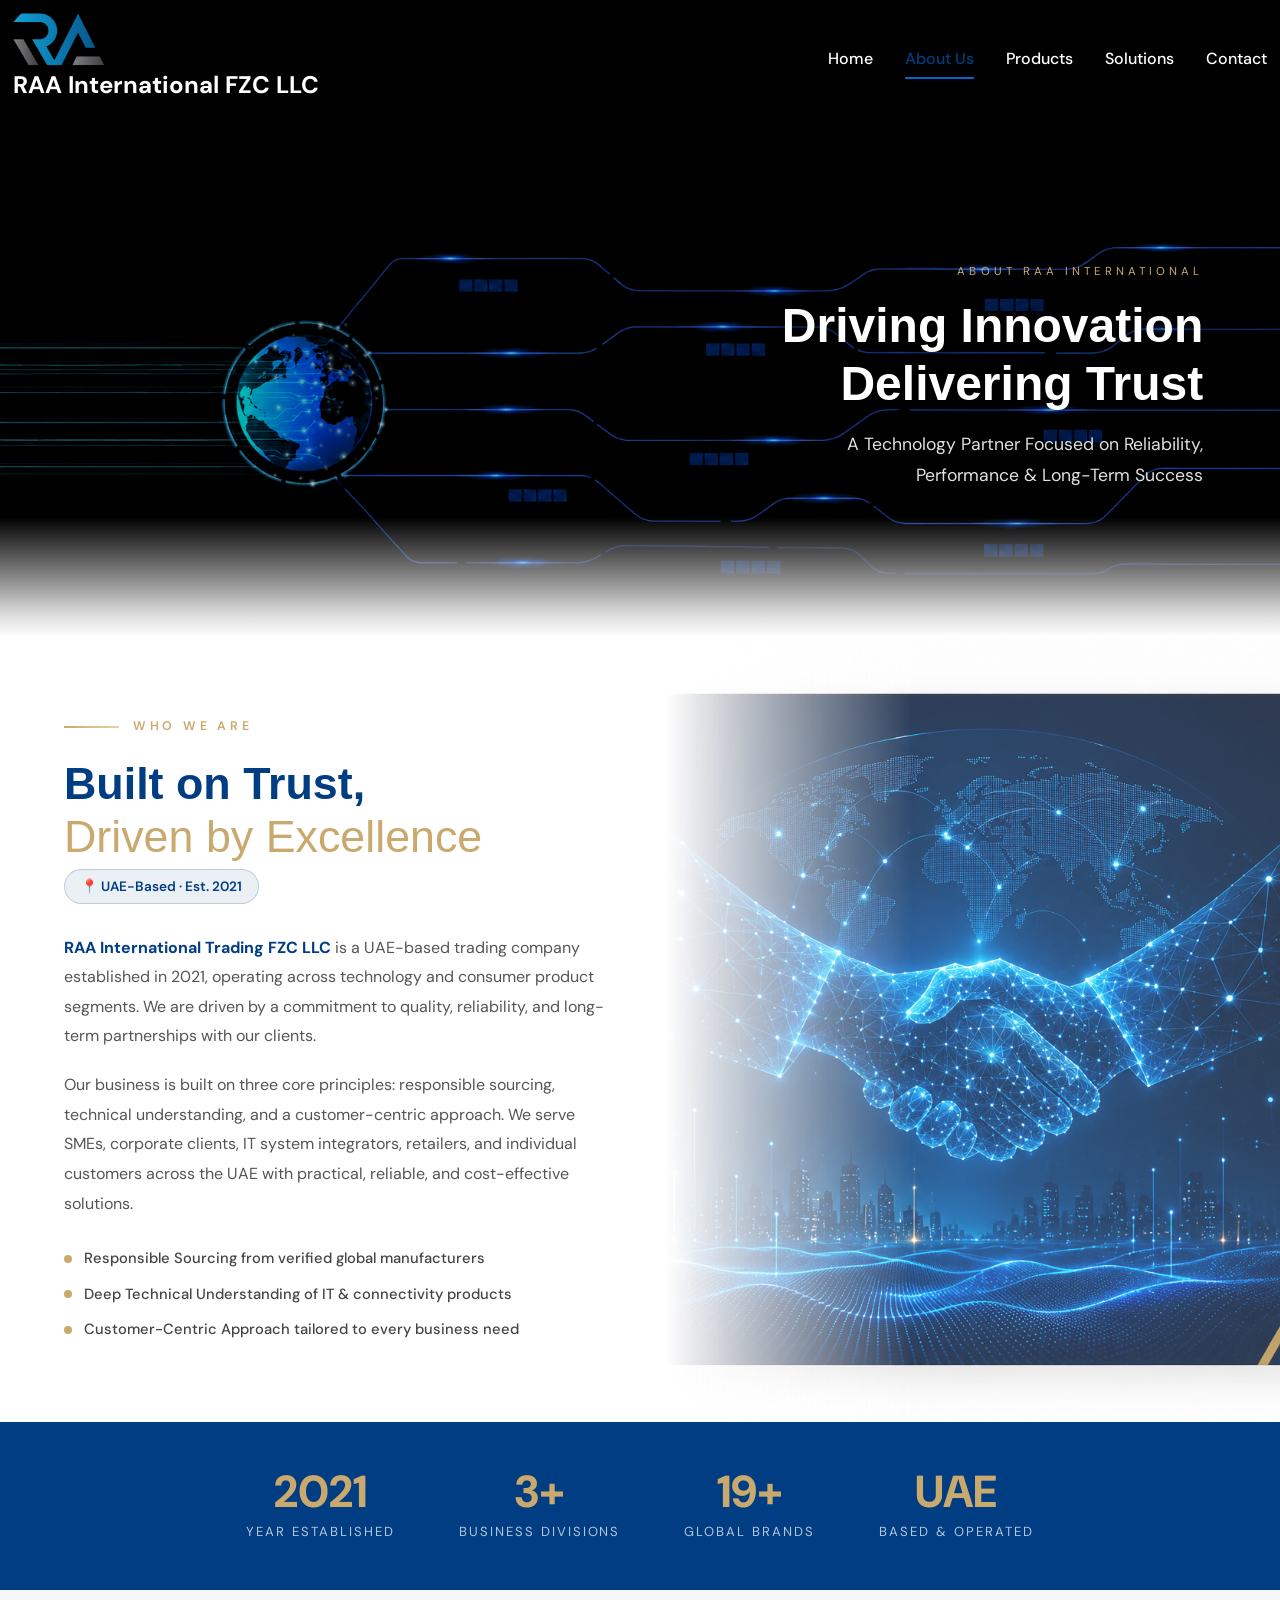
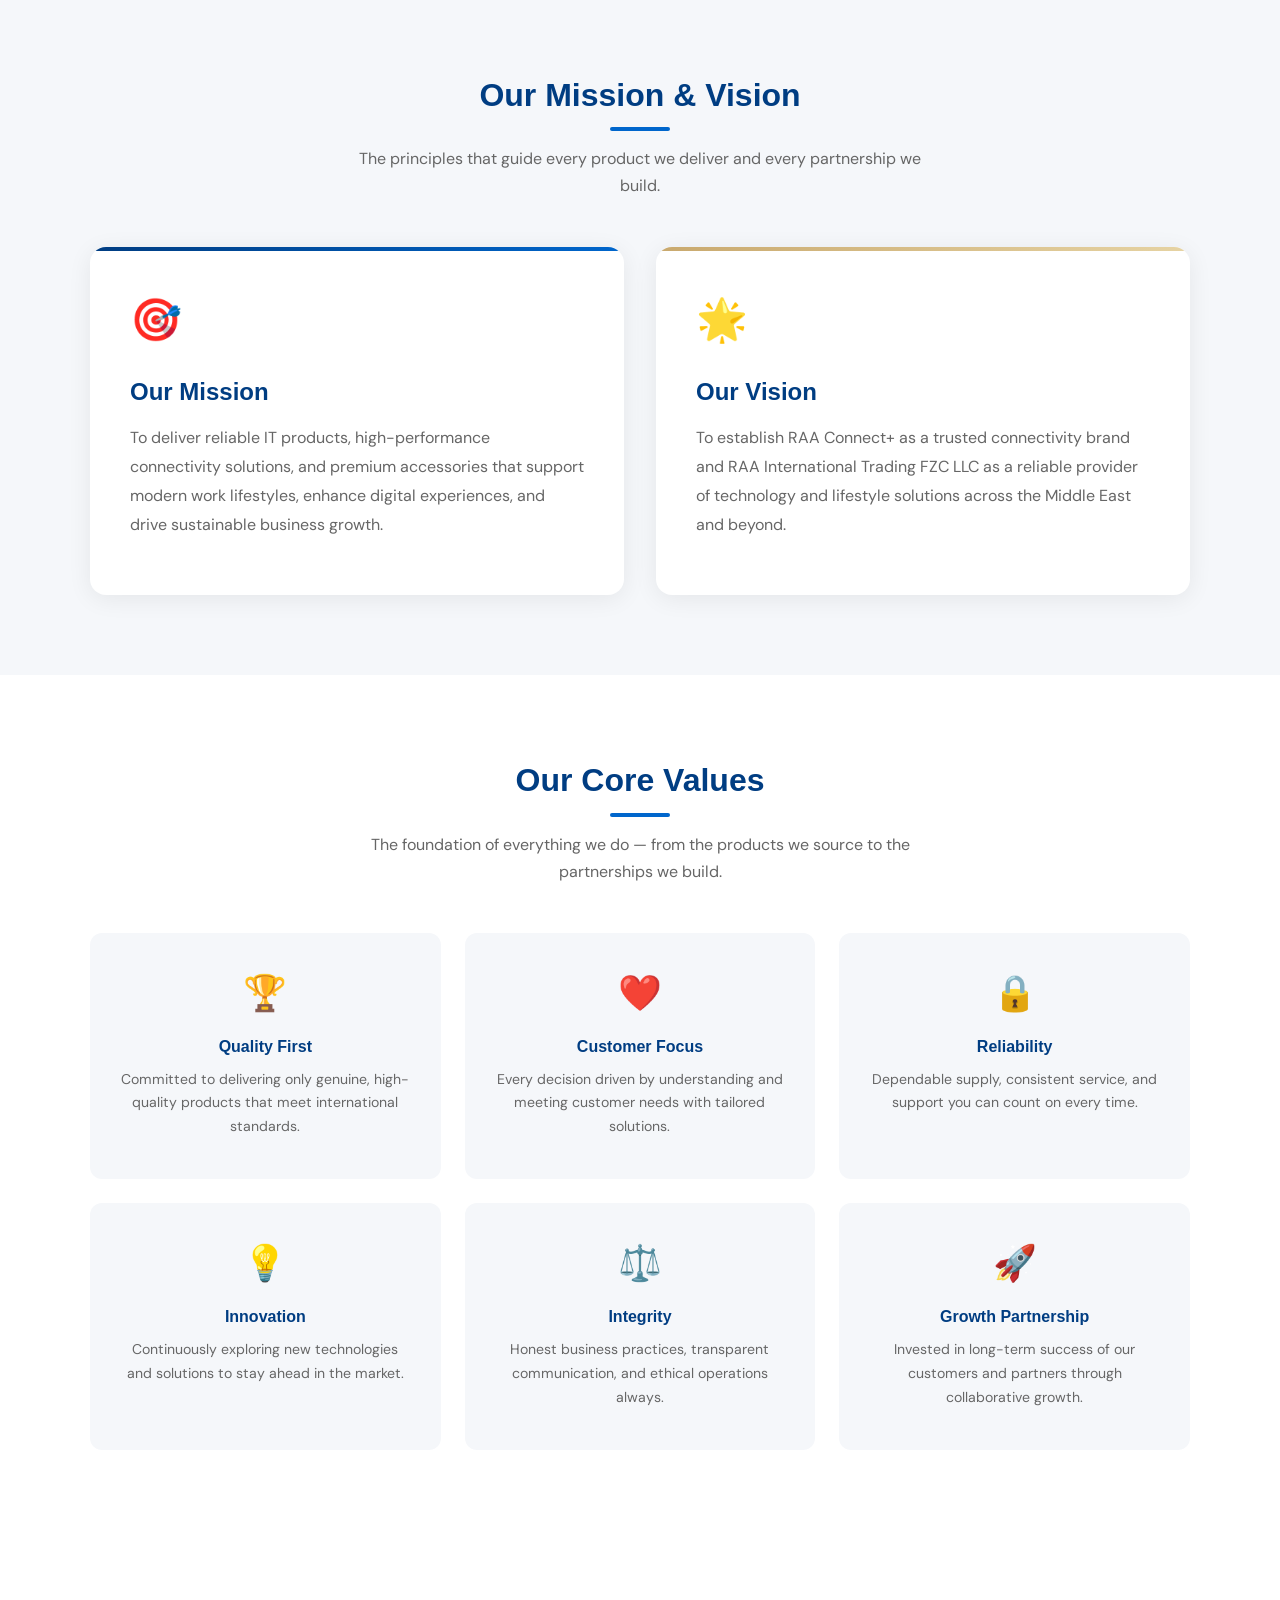
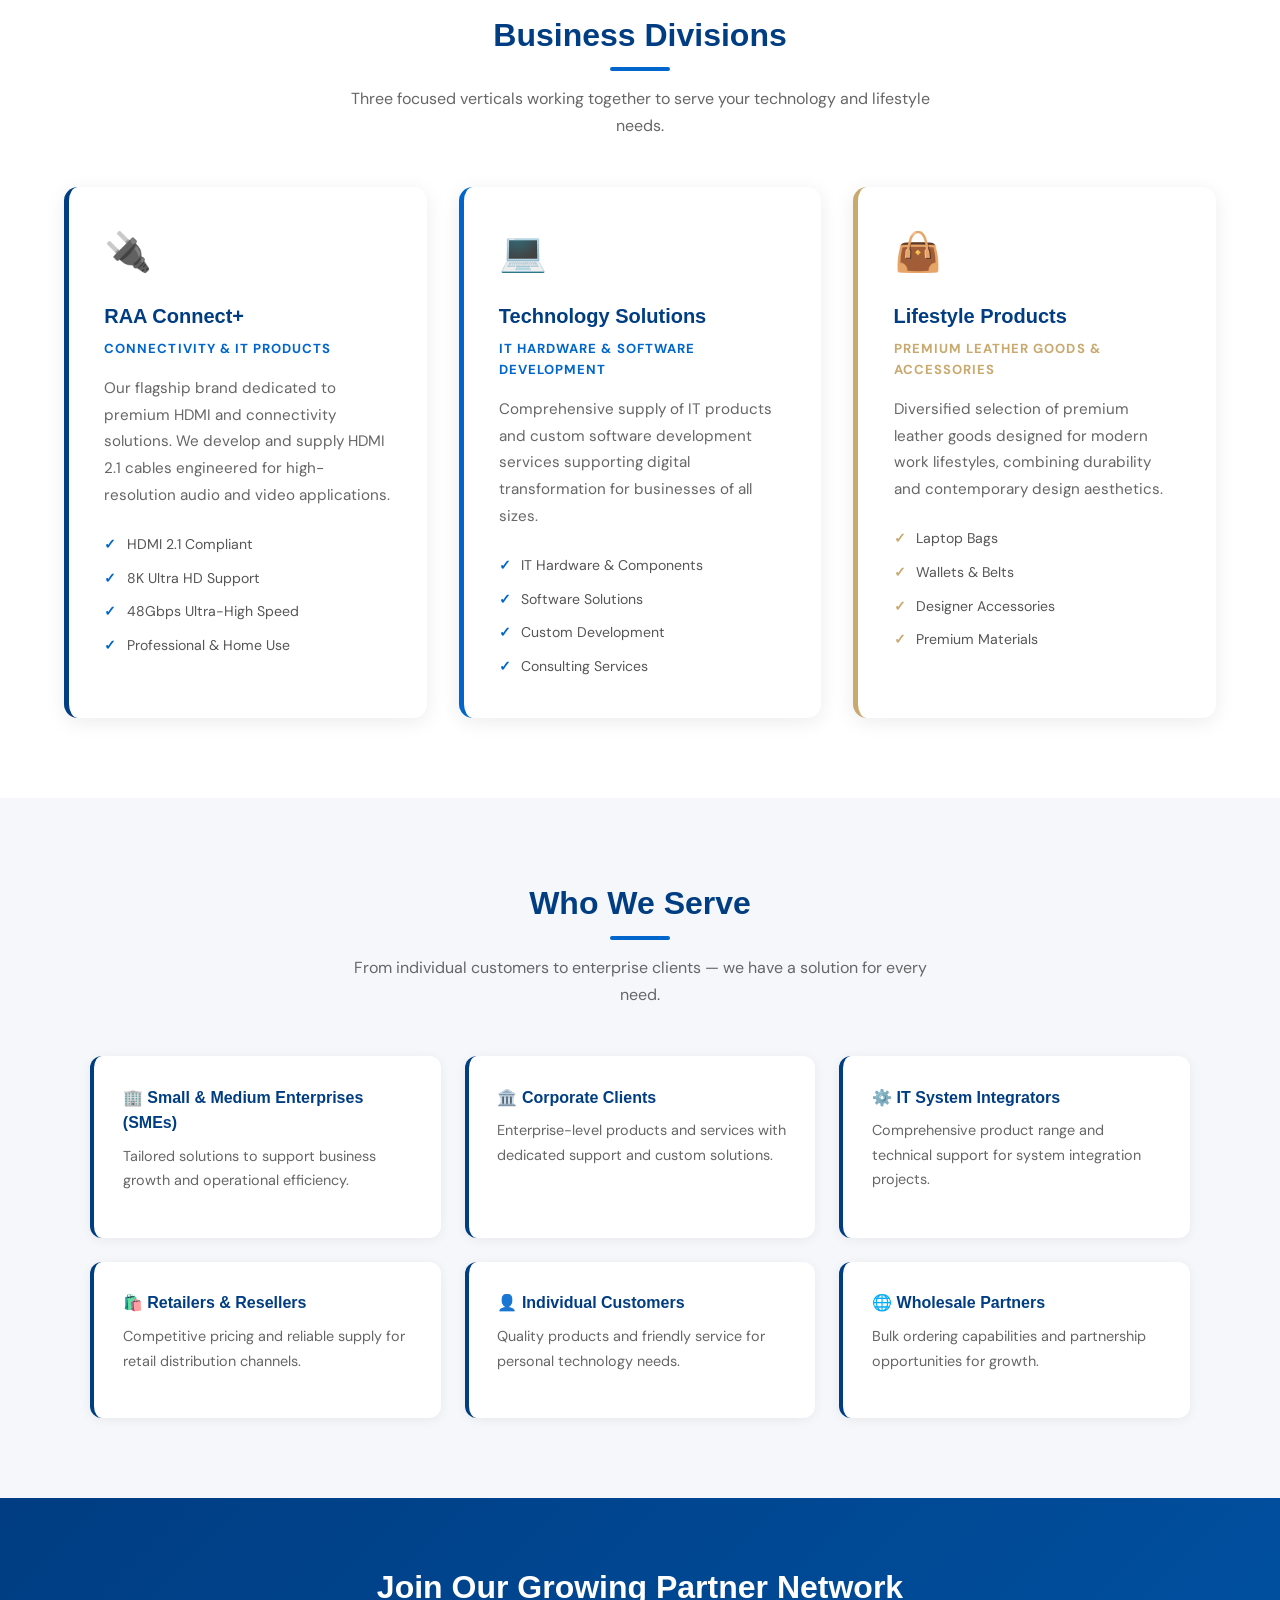
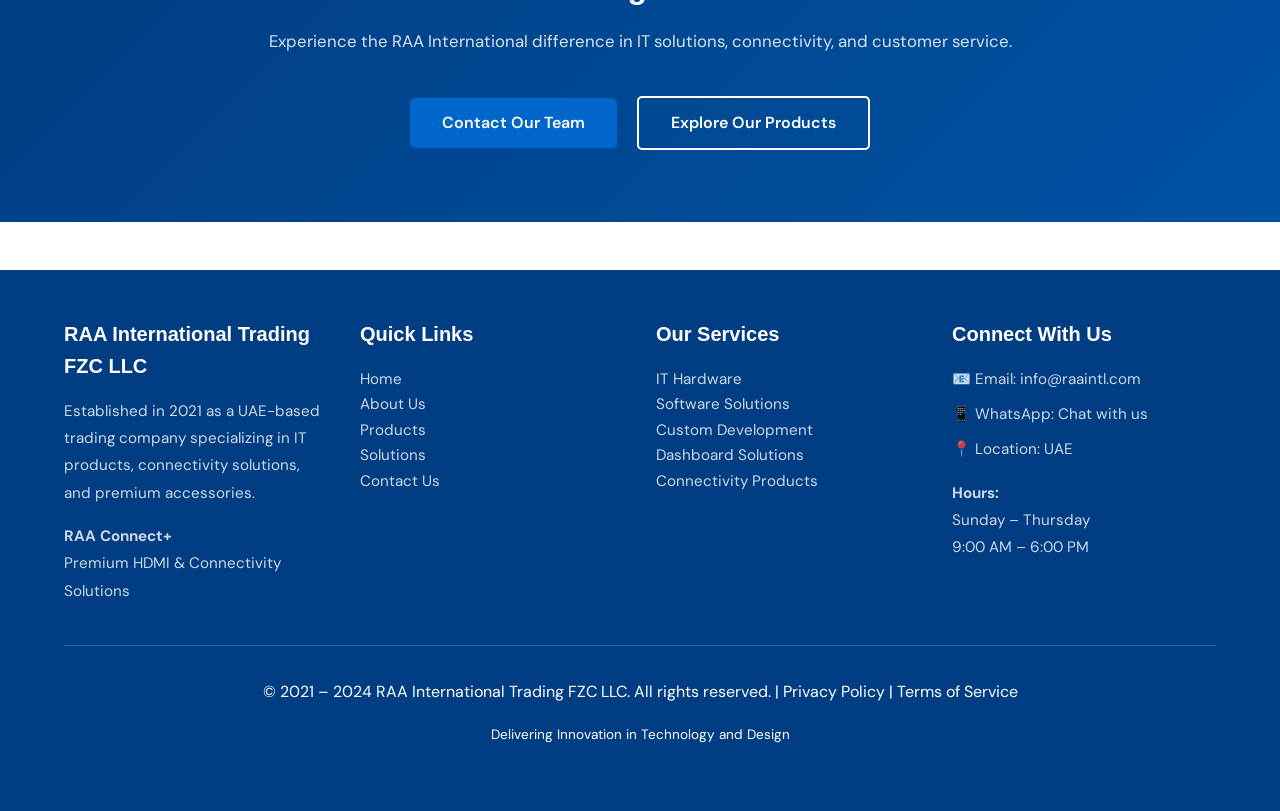
<file: about.html>
<!DOCTYPE html>
<html lang="en">

<head>
    <meta charset="UTF-8">
    <meta name="viewport" content="width=device-width, initial-scale=1.0">
    <meta name="description"
        content="About RAA International Trading FZC LLC - Learn about our mission, vision, business divisions, and commitment to excellence.">
    <meta name="keywords" content="RAA International, company overview, mission, vision, IT solutions UAE">
    <meta name="author" content="RAA International Trading FZC LLC">
    <title>About Us - RAA International Trading</title>
    <link rel="stylesheet" href="styles.css">
    <link
        href="https://fonts.googleapis.com/css2?family=Cormorant+Garamond:wght@300;400;600;700&family=DM+Sans:wght@300;400;500;600&display=swap"
        rel="stylesheet">

    <style>
        /* ===== ABOUT PAGE SPECIFIC STYLES ===== */

        /* ── HERO ── */
        .about-hero {
            position: relative;
            width: 100vw;
            left: 50%;
            right: 50%;
            margin-left: -50vw;
            margin-right: -50vw;
            height: 520px;
            overflow: hidden;
            background: #000;
        }

        .about-hero-img {
            width: 100%;
            height: 100%;
            object-fit: cover;
            object-position: center;
            opacity: 0.72;
            display: block;
        }

        .about-hero-overlay {
            position: absolute;
            inset: 0;

            display: flex;
            align-items: center;
            justify-content: flex-end;
            padding-right: 6%;
        }

        .about-hero-content {
            max-width: 560px;
            text-align: right;
            color: #fff;
        }

        .about-hero-eyebrow {
            font-size: 0.72rem;
            letter-spacing: 0.35em;
            text-transform: uppercase;
            color: #C9A96E;
            margin-bottom: 1rem;
            display: block;
        }

        .about-hero-content h1 {
            color: #fff;
            font-size: clamp(2rem, 4vw, 3rem);
            font-weight: 800;
            line-height: 1.2;
            text-shadow: 0 3px 12px rgba(0, 0, 0, 0.5);
            margin-bottom: 1rem;
        }

        .about-hero-content p {
            color: rgba(255, 255, 255, 0.88);
            font-size: 1.1rem;
            text-shadow: 0 1px 6px rgba(0, 0, 0, 0.4);
            margin-bottom: 0;
        }

        .about-hero::after {
            content: "";
            position: absolute;
            bottom: 0;
            left: 0;
            width: 100%;
            height: 120px;
            background: linear-gradient(to bottom, transparent 0%, rgba(255, 255, 255, 0.85) 80%, #fff 100%);
            z-index: 5;
            pointer-events: none;
        }

        /* ── COMPANY OVERVIEW — SPLIT LAYOUT ── */
        .overview-section {
            padding: 5rem 5%;
            background: #ffffff;
            position: relative;
            overflow: hidden;
        }

        .overview-section::after {
            content: "";
            position: absolute;
            top: 0;
            right: 0;
            width: 48%;
            height: 100%;
            background: url("images/About Us.png") no-repeat center / cover;
            opacity: 0.82;
            mask-image: linear-gradient(to left, black 60%, transparent 100%);
            -webkit-mask-image: linear-gradient(to left, black 60%, transparent 100%);
        }

        .overview-inner {
            position: relative;
            z-index: 2;
            max-width: 1300px;
            margin: 0 auto;
            display: grid;
            grid-template-columns: 1fr 1fr;
            gap: 4rem;
            align-items: center;
        }

        .overview-left .mini-line {
            display: flex;
            align-items: center;
            gap: 14px;
            margin-bottom: 1.2rem;
        }

        .overview-left .mini-line .line {
            width: 55px;
            height: 2px;
            background: linear-gradient(to right, #C9A96E, #e6d3a3);
        }

        .overview-left .mini-line .label {
            font-size: 0.78rem;
            letter-spacing: 0.3em;
            text-transform: uppercase;
            color: #C9A96E;
            font-weight: 600;
        }

        .overview-left h2 {
            font-size: clamp(2rem, 3.5vw, 3rem);
            font-weight: 800;
            color: #003D82;
            line-height: 1.2;
            margin-bottom: 0.3rem;
        }

        .overview-left h2 span {
            color: #C9A96E;
            font-weight: 300;
        }

        .overview-badge {
            display: inline-block;
            background: rgba(0, 61, 130, 0.08);
            border: 1px solid rgba(0, 61, 130, 0.2);
            color: #003D82;
            font-size: 0.85rem;
            font-weight: 600;
            padding: 0.35rem 1rem;
            border-radius: 30px;
            margin-bottom: 1.8rem;
        }

        .overview-text {
            font-size: 1rem;
            color: #555;
            line-height: 1.85;
            margin-bottom: 1.2rem;
        }

        .overview-text strong {
            color: #003D82;
        }

        .overview-principles {
            display: flex;
            flex-direction: column;
            gap: 0.75rem;
            margin-top: 1.8rem;
        }

        .principle-row {
            display: flex;
            align-items: center;
            gap: 12px;
        }

        .principle-dot {
            width: 8px;
            height: 8px;
            background: #C9A96E;
            border-radius: 50%;
            flex-shrink: 0;
        }

        .principle-row span {
            font-size: 0.92rem;
            color: #444;
            font-weight: 500;
        }

        @media (max-width: 768px) {
            .overview-inner {
                grid-template-columns: 1fr;
            }

            .overview-section::after {
                display: none;
            }

            .about-hero {
                height: 420px;
            }

            .about-hero-overlay {
                justify-content: center;
                padding: 0 5%;
            }

            .about-hero-content {
                text-align: center;
            }
        }

        @media (max-width: 480px) {
            .about-hero {
                height: 380px;
            }

            .about-stats {
                gap: 2rem;
            }
        }

        /* ── MISSION & VISION ── */
        .mv-section {
            padding: 5rem 5%;
            background: #F5F7FA;
        }

        .mv-grid {
            display: grid;
            grid-template-columns: 1fr 1fr;
            gap: 2rem;
            max-width: 1100px;
            margin: 0 auto;
        }

        .mv-card {
            background: #fff;
            border-radius: 16px;
            padding: 2.5rem;
            box-shadow: 0 4px 24px rgba(0, 0, 0, 0.07);
            position: relative;
            overflow: hidden;
            transition: transform 0.3s ease, box-shadow 0.3s ease;
        }

        .mv-card:hover {
            transform: translateY(-6px);
            box-shadow: 0 12px 36px rgba(0, 0, 0, 0.12);
        }

        .mv-card::before {
            content: "";
            position: absolute;
            top: 0;
            left: 0;
            width: 100%;
            height: 4px;
            background: linear-gradient(90deg, #003D82, #0066CC);
        }

        .mv-card.gold::before {
            background: linear-gradient(90deg, #C9A96E, #e6d3a3);
        }

        .mv-emoji {
            font-size: 2.6rem;
            margin-bottom: 1.2rem;
            display: block;
        }

        .mv-card h3 {
            font-size: 1.5rem;
            color: #003D82;
            margin-bottom: 0.8rem;
        }

        .mv-card p {
            color: #666;
            line-height: 1.8;
        }

        @media (max-width: 640px) {
            .mv-grid {
                grid-template-columns: 1fr;
            }
        }

        /* ── BUSINESS DIVISIONS ── */
        .divisions-section {
            padding: 5rem 5%;
            background: #fff;
        }

        .divisions-grid {
            display: grid;
            grid-template-columns: repeat(3, 1fr);
            gap: 2rem;
            max-width: 1200px;
            margin: 0 auto;
        }

        .division-card {
            background: #fff;
            border-radius: 14px;
            padding: 2.2rem;
            box-shadow: 0 4px 20px rgba(0, 0, 0, 0.08);
            border-left: 5px solid #003D82;
            transition: all 0.3s ease;
            position: relative;
        }

        .division-card:nth-child(2) {
            border-left-color: #0066CC;
        }

        .division-card:nth-child(3) {
            border-left-color: #C9A96E;
        }

        .division-card:hover {
            transform: translateY(-5px);
            box-shadow: 0 10px 32px rgba(0, 0, 0, 0.14);
        }

        .division-icon {
            font-size: 2.4rem;
            margin-bottom: 1rem;
        }

        .division-card h3 {
            color: #003D82;
            font-size: 1.25rem;
            margin-bottom: 0.4rem;
        }

        .division-subtitle {
            font-size: 0.82rem;
            font-weight: 700;
            color: #0066CC;
            text-transform: uppercase;
            letter-spacing: 0.08em;
            margin-bottom: 1rem;
        }

        .division-card:nth-child(3) .division-subtitle {
            color: #C9A96E;
        }

        .division-card p {
            color: #666;
            font-size: 0.95rem;
            line-height: 1.75;
            margin-bottom: 1.2rem;
        }

        .division-list {
            list-style: none;
            padding: 0;
            margin: 0;
        }

        .division-list li {
            padding: 0.35rem 0 0.35rem 1.4rem;
            position: relative;
            font-size: 0.88rem;
            color: #555;
        }

        .division-list li::before {
            content: "✓";
            position: absolute;
            left: 0;
            color: #0066CC;
            font-weight: 700;
        }

        .division-card:nth-child(3) .division-list li::before {
            color: #C9A96E;
        }

        @media (max-width: 900px) {
            .divisions-grid {
                grid-template-columns: 1fr;
            }
        }

        /* ── WHO WE SERVE ── */
        .serve-section {
            padding: 5rem 5%;
            background: #F5F7FA;
        }

        .serve-grid {
            display: grid;
            grid-template-columns: repeat(3, 1fr);
            gap: 1.5rem;
            max-width: 1100px;
            margin: 0 auto;
        }

        .serve-item {
            background: #fff;
            border-radius: 12px;
            padding: 1.8rem;
            border-left: 4px solid #003D82;
            box-shadow: 0 2px 12px rgba(0, 0, 0, 0.06);
            transition: all 0.3s ease;
        }

        .serve-item:hover {
            transform: translateX(6px);
            box-shadow: 0 6px 20px rgba(0, 0, 0, 0.1);
        }

        .serve-item h4 {
            font-size: 1rem;
            color: #003D82;
            margin-bottom: 0.5rem;
        }

        .serve-item p {
            font-size: 0.9rem;
            color: #666;
            line-height: 1.7;
        }

        @media (max-width: 768px) {
            .serve-grid {
                grid-template-columns: 1fr 1fr;
            }
        }

        @media (max-width: 480px) {
            .serve-grid {
                grid-template-columns: 1fr;
            }
        }

        /* ── WHY CHOOSE US ── */
        /* reuse .wcu from styles.css */

        /* ── CORE VALUES ── */
        .values-section {
            padding: 5rem 5%;
            background: #fff;
        }

        .values-grid {
            display: grid;
            grid-template-columns: repeat(3, 1fr);
            gap: 1.5rem;
            max-width: 1100px;
            margin: 0 auto;
        }

        .value-card {
            background: #F5F7FA;
            border-radius: 12px;
            padding: 1.8rem 1.8rem 1.5rem;
            text-align: center;
            transition: all 0.3s ease;
            border-top: 3px solid transparent;
        }

        .value-card:hover {
            transform: translateY(-5px);
            box-shadow: 0 8px 24px rgba(0, 0, 0, 0.1);
            border-top-color: #003D82;
        }

        .value-card .v-icon {
            font-size: 2.2rem;
            margin-bottom: 0.8rem;
        }

        .value-card h4 {
            font-size: 1rem;
            color: #003D82;
            margin-bottom: 0.5rem;
            font-weight: 700;
        }

        .value-card p {
            font-size: 0.88rem;
            color: #666;
            line-height: 1.7;
        }

        @media (max-width: 768px) {
            .values-grid {
                grid-template-columns: 1fr 1fr;
            }
        }

        @media (max-width: 480px) {
            .values-grid {
                grid-template-columns: 1fr;
            }
        }

        /* ── SECTION TITLE overrides (centering) ── */
        .section-title p {
            color: #666;
            font-size: 1rem;
            max-width: 600px;
            margin: 0 auto;
            line-height: 1.7;
        }

        /* ── CTA BANNER ── */
        .about-cta {
            background: linear-gradient(135deg, #003D82 0%, #0052A3 100%);
            padding: 4rem 5%;
            text-align: center;
        }

        .about-cta h2 {
            color: #fff;
            font-size: 2rem;
            margin-bottom: 0.8rem;
        }

        .about-cta p {
            color: rgba(255, 255, 255, 0.85);
            font-size: 1.05rem;
            margin-bottom: 2rem;
        }

        /* ── STATS STRIP inside about ── */
        .about-stats {
            display: flex;
            justify-content: center;
            gap: 4rem;
            flex-wrap: wrap;
            padding: 3rem 5%;
            background: #003D82;
        }

        .astat {
            text-align: center;
            color: #fff;
        }

        .astat-num {
            font-size: 2.8rem;
            font-weight: 800;
            color: #C9A96E;
            line-height: 1;
        }

        .astat-label {
            font-size: 0.82rem;
            letter-spacing: 0.15em;
            text-transform: uppercase;
            color: rgba(255, 255, 255, 0.7);
            margin-top: 0.4rem;
        }

        /* ── ENTRANCE ANIMATIONS ── */
        .reveal {
            opacity: 0;
            transform: translateY(30px);
            transition: opacity 0.6s ease, transform 0.6s ease;
        }

        .reveal.visible {
            opacity: 1;
            transform: translateY(0);
        }
    </style>
</head>

<body>

    <!-- ==================== HEADER & NAVIGATION ==================== -->
    <header>
        <nav>
            <div class="logo">
                <img src="images/RA_New.png" alt="RAA International" style="width: 30%; cursor: pointer;"
                    title="RAA International Trading FZC LLC">
                <span class="logo-text">RAA International FZC LLC</span>
            </div>

            <button class="mobile-menu-toggle" id="mobileMenuToggle">☰</button>
            <ul class="nav-links" id="navLinks">
                <li><a href="index.html">Home</a></li>
                <li><a href="about.html" class="active">About Us</a></li>
                <li><a href="products.html">Products</a></li>
                <li><a href="solutions.html">Solutions</a></li>
                <li><a href="contact.html">Contact</a></li>
            </ul>
        </nav>
    </header>

    <!-- ==================== HERO ==================== -->
    <div class="about-hero">
        <img src="images/About_Us_V10.png" alt="About RAA International" class="about-hero-img">
        <div class="about-hero-overlay">
            <div class="about-hero-content">
                <span class="about-hero-eyebrow">About RAA International</span>
                <h1>Driving Innovation<br>Delivering Trust</h1>
                <p>A Technology Partner Focused on Reliability,<br>Performance &amp; Long-Term Success</p>
            </div>
        </div>
    </div>

    <!-- ==================== COMPANY OVERVIEW ==================== -->
    <section class="overview-section">
        <div class="overview-inner">
            <div class="overview-left reveal">
                <div class="mini-line">
                    <span class="line"></span>
                    <span class="label">Who We Are</span>
                </div>
                <h2>Built on Trust,<br><span>Driven by Excellence</span></h2>
                <span class="overview-badge">📍 UAE-Based · Est. 2021</span>

                <p class="overview-text">
                    <strong>RAA International Trading FZC LLC</strong> is a UAE-based trading company established
                    in 2021, operating across technology and consumer product segments. We are driven by a
                    commitment to quality, reliability, and long-term partnerships with our clients.
                </p>
                <p class="overview-text">
                    Our business is built on three core principles: responsible sourcing, technical understanding,
                    and a customer-centric approach. We serve SMEs, corporate clients, IT system integrators,
                    retailers, and individual customers across the UAE with practical, reliable, and cost-effective
                    solutions.
                </p>

                <div class="overview-principles">
                    <div class="principle-row">
                        <span class="principle-dot"></span>
                        <span>Responsible Sourcing from verified global manufacturers</span>
                    </div>
                    <div class="principle-row">
                        <span class="principle-dot"></span>
                        <span>Deep Technical Understanding of IT & connectivity products</span>
                    </div>
                    <div class="principle-row">
                        <span class="principle-dot"></span>
                        <span>Customer-Centric Approach tailored to every business need</span>
                    </div>
                </div>
            </div>

            <!-- Right side is the pseudo-element background image -->
            <div></div>
        </div>
    </section>

    <!-- ==================== STATS STRIP ==================== -->
    <div class="about-stats">
        <div class="astat reveal">
            <div class="astat-num">2021</div>
            <div class="astat-label">Year Established</div>
        </div>
        <div class="astat reveal">
            <div class="astat-num">3+</div>
            <div class="astat-label">Business Divisions</div>
        </div>
        <div class="astat reveal">
            <div class="astat-num">19+</div>
            <div class="astat-label">Global Brands</div>
        </div>
        <div class="astat reveal">
            <div class="astat-num">UAE</div>
            <div class="astat-label">Based &amp; Operated</div>
        </div>
    </div>

    <!-- ==================== MISSION & VISION ==================== -->
    <section class="mv-section">
        <div class="section-title reveal">
            <h2>Our Mission &amp; Vision</h2>
            <p>The principles that guide every product we deliver and every partnership we build.</p>
        </div>
        <div class="mv-grid">
            <div class="mv-card reveal">
                <span class="mv-emoji">🎯</span>
                <h3>Our Mission</h3>
                <p>To deliver reliable IT products, high-performance connectivity solutions, and premium accessories
                    that support modern work lifestyles, enhance digital experiences, and drive sustainable business
                    growth.</p>
            </div>
            <div class="mv-card gold reveal">
                <span class="mv-emoji">🌟</span>
                <h3>Our Vision</h3>
                <p>To establish RAA Connect+ as a trusted connectivity brand and RAA International Trading FZC LLC
                    as a reliable provider of technology and lifestyle solutions across the Middle East and beyond.</p>
            </div>
        </div>
    </section>

    <!-- ==================== CORE VALUES ==================== -->
    <section class="values-section">
        <div class="section-title reveal">
            <h2>Our Core Values</h2>
            <p>The foundation of everything we do — from the products we source to the partnerships we build.</p>
        </div>
        <div class="values-grid">
            <div class="value-card reveal">
                <div class="v-icon">🏆</div>
                <h4>Quality First</h4>
                <p>Committed to delivering only genuine, high-quality products that meet international standards.</p>
            </div>
            <div class="value-card reveal">
                <div class="v-icon">❤️</div>
                <h4>Customer Focus</h4>
                <p>Every decision driven by understanding and meeting customer needs with tailored solutions.</p>
            </div>
            <div class="value-card reveal">
                <div class="v-icon">🔒</div>
                <h4>Reliability</h4>
                <p>Dependable supply, consistent service, and support you can count on every time.</p>
            </div>
            <div class="value-card reveal">
                <div class="v-icon">💡</div>
                <h4>Innovation</h4>
                <p>Continuously exploring new technologies and solutions to stay ahead in the market.</p>
            </div>
            <div class="value-card reveal">
                <div class="v-icon">⚖️</div>
                <h4>Integrity</h4>
                <p>Honest business practices, transparent communication, and ethical operations always.</p>
            </div>
            <div class="value-card reveal">
                <div class="v-icon">🚀</div>
                <h4>Growth Partnership</h4>
                <p>Invested in long-term success of our customers and partners through collaborative growth.</p>
            </div>
        </div>
    </section>

    <!-- ==================== BUSINESS DIVISIONS ==================== -->
    <section class="divisions-section">
        <div class="section-title reveal">
            <h2>Business Divisions</h2>
            <p>Three focused verticals working together to serve your technology and lifestyle needs.</p>
        </div>
        <div class="divisions-grid">
            <div class="division-card reveal">
                <div class="division-icon">🔌</div>
                <h3>RAA Connect+</h3>
                <div class="division-subtitle">Connectivity &amp; IT Products</div>
                <p>Our flagship brand dedicated to premium HDMI and connectivity solutions. We develop and supply
                    HDMI 2.1 cables engineered for high-resolution audio and video applications.</p>
                <ul class="division-list">
                    <li>HDMI 2.1 Compliant</li>
                    <li>8K Ultra HD Support</li>
                    <li>48Gbps Ultra-High Speed</li>
                    <li>Professional &amp; Home Use</li>
                </ul>
            </div>

            <div class="division-card reveal">
                <div class="division-icon">💻</div>
                <h3>Technology Solutions</h3>
                <div class="division-subtitle">IT Hardware &amp; Software Development</div>
                <p>Comprehensive supply of IT products and custom software development services supporting digital
                    transformation for businesses of all sizes.</p>
                <ul class="division-list">
                    <li>IT Hardware &amp; Components</li>
                    <li>Software Solutions</li>
                    <li>Custom Development</li>
                    <li>Consulting Services</li>
                </ul>
            </div>

            <div class="division-card reveal">
                <div class="division-icon">👜</div>
                <h3>Lifestyle Products</h3>
                <div class="division-subtitle">Premium Leather Goods &amp; Accessories</div>
                <p>Diversified selection of premium leather goods designed for modern work lifestyles, combining
                    durability and contemporary design aesthetics.</p>
                <ul class="division-list">
                    <li>Laptop Bags</li>
                    <li>Wallets &amp; Belts</li>
                    <li>Designer Accessories</li>
                    <li>Premium Materials</li>
                </ul>
            </div>
        </div>
    </section>

    <!-- ==================== WHO WE SERVE ==================== -->
    <section class="serve-section">
        <div class="section-title reveal">
            <h2>Who We Serve</h2>
            <p>From individual customers to enterprise clients — we have a solution for every need.</p>
        </div>
        <div class="serve-grid">
            <div class="serve-item reveal">
                <h4>🏢 Small &amp; Medium Enterprises (SMEs)</h4>
                <p>Tailored solutions to support business growth and operational efficiency.</p>
            </div>
            <div class="serve-item reveal">
                <h4>🏛️ Corporate Clients</h4>
                <p>Enterprise-level products and services with dedicated support and custom solutions.</p>
            </div>
            <div class="serve-item reveal">
                <h4>⚙️ IT System Integrators</h4>
                <p>Comprehensive product range and technical support for system integration projects.</p>
            </div>
            <div class="serve-item reveal">
                <h4>🛍️ Retailers &amp; Resellers</h4>
                <p>Competitive pricing and reliable supply for retail distribution channels.</p>
            </div>
            <div class="serve-item reveal">
                <h4>👤 Individual Customers</h4>
                <p>Quality products and friendly service for personal technology needs.</p>
            </div>
            <div class="serve-item reveal">
                <h4>🌐 Wholesale Partners</h4>
                <p>Bulk ordering capabilities and partnership opportunities for growth.</p>
            </div>
        </div>
    </section>





    <!-- ==================== CALL TO ACTION ==================== -->
    <section class="about-cta">
        <h2>Join Our Growing Partner Network</h2>
        <p>Experience the RAA International difference in IT solutions, connectivity, and customer service.</p>
        <a href="contact.html" class="cta-button">Contact Our Team</a>
        <a href="products.html" class="cta-button cta-button-secondary">Explore Our Products</a>
    </section>

    <!-- ==================== FOOTER ==================== -->
    <footer>
        <div class="footer-content">
            <div class="footer-section">
                <h4>RAA International Trading FZC LLC</h4>
                <p>Established in 2021 as a UAE-based trading company specializing in IT products, connectivity
                    solutions, and premium accessories.</p>
                <p style="margin-top: 1rem;"><strong>RAA Connect+</strong><br>Premium HDMI &amp; Connectivity Solutions
                </p>
            </div>
            <div class="footer-section">
                <h4>Quick Links</h4>
                <a href="index.html">Home</a><br>
                <a href="about.html">About Us</a><br>
                <a href="products.html">Products</a><br>
                <a href="solutions.html">Solutions</a><br>
                <a href="contact.html">Contact Us</a><br>
            </div>
            <div class="footer-section">
                <h4>Our Services</h4>
                <a href="products.html">IT Hardware</a><br>
                <a href="products.html">Software Solutions</a><br>
                <a href="solutions.html">Custom Development</a><br>
                <a href="solutions.html">Dashboard Solutions</a><br>
                <a href="products.html">Connectivity Products</a><br>
            </div>
            <div class="footer-section">
                <h4>Connect With Us</h4>
                <p>📧 Email: <a href="mailto:info@raaintl.com">info@raaintl.com</a></p>
                <p>📱 WhatsApp: <a href="https://wa.me/971503212721">Chat with us</a></p>
                <p>📍 Location: UAE</p>
                <p style="margin-top: 1rem;"><strong>Hours:</strong><br>Sunday – Thursday<br>9:00 AM – 6:00 PM</p>
            </div>
        </div>
        <div class="footer-bottom">
            <p>© 2021 – 2024 RAA International Trading FZC LLC. All rights reserved. | Privacy Policy | Terms of Service
            </p>
            <p style="margin-top: 0.8rem; font-size: 0.85rem;">Delivering Innovation in Technology and Design</p>
        </div>
    </footer>

    <!-- ==================== SCRIPTS ==================== -->
    <script>
        // Mobile Menu
        const mobileMenuToggle = document.getElementById('mobileMenuToggle');
        const navLinks = document.getElementById('navLinks');

        mobileMenuToggle.addEventListener('click', () => {
            navLinks.classList.toggle('active');
        });

        document.querySelectorAll('.nav-links a').forEach(link => {
            link.addEventListener('click', () => {
                navLinks.classList.remove('active');
            });
        });

        // Active link
        function setActiveLink() {
            const currentPage = window.location.pathname.split('/').pop() || 'index.html';
            document.querySelectorAll('.nav-links a').forEach(link => {
                link.classList.remove('active');
                if (link.getAttribute('href') === currentPage) {
                    link.classList.add('active');
                }
            });
        }
        setActiveLink();

        // Scroll Reveal
        const revealObserver = new IntersectionObserver((entries) => {
            entries.forEach((entry, i) => {
                if (entry.isIntersecting) {
                    setTimeout(() => {
                        entry.target.classList.add('visible');
                    }, 80);
                    revealObserver.unobserve(entry.target);
                }
            });
        }, { threshold: 0.1, rootMargin: '0px 0px -60px 0px' });

        document.querySelectorAll('.reveal').forEach(el => revealObserver.observe(el));

        // Staggered reveals for grids
        const staggerObserver = new IntersectionObserver((entries) => {
            entries.forEach(entry => {
                if (entry.isIntersecting) {
                    const siblings = entry.target.parentElement.querySelectorAll('.reveal');
                    siblings.forEach((el, i) => {
                        setTimeout(() => el.classList.add('visible'), i * 120);
                    });
                    staggerObserver.unobserve(entry.target);
                }
            });
        }, { threshold: 0.05 });

        document.querySelectorAll('.mv-grid .reveal:first-child, .divisions-grid .reveal:first-child, .serve-grid .reveal:first-child, .values-grid .reveal:first-child')
            .forEach(el => staggerObserver.observe(el));
    </script>

</body>

</html>
</file>
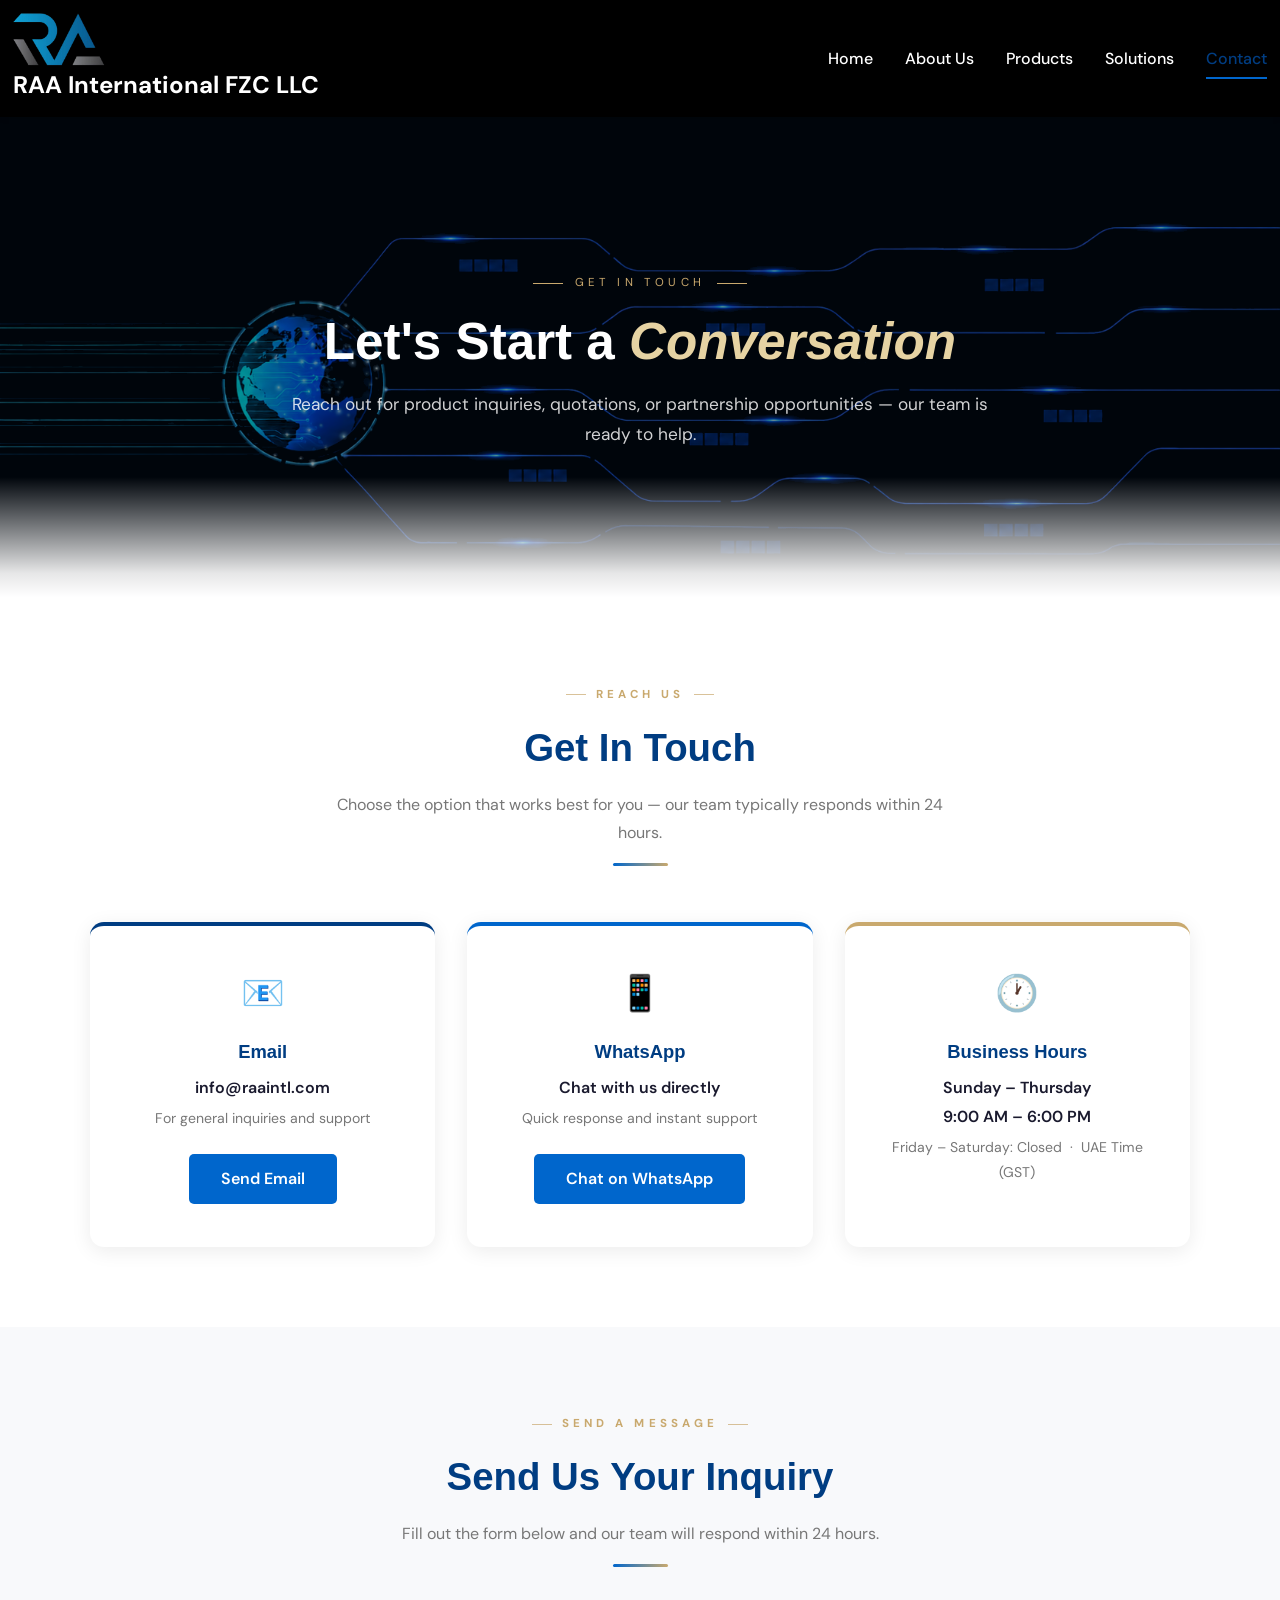
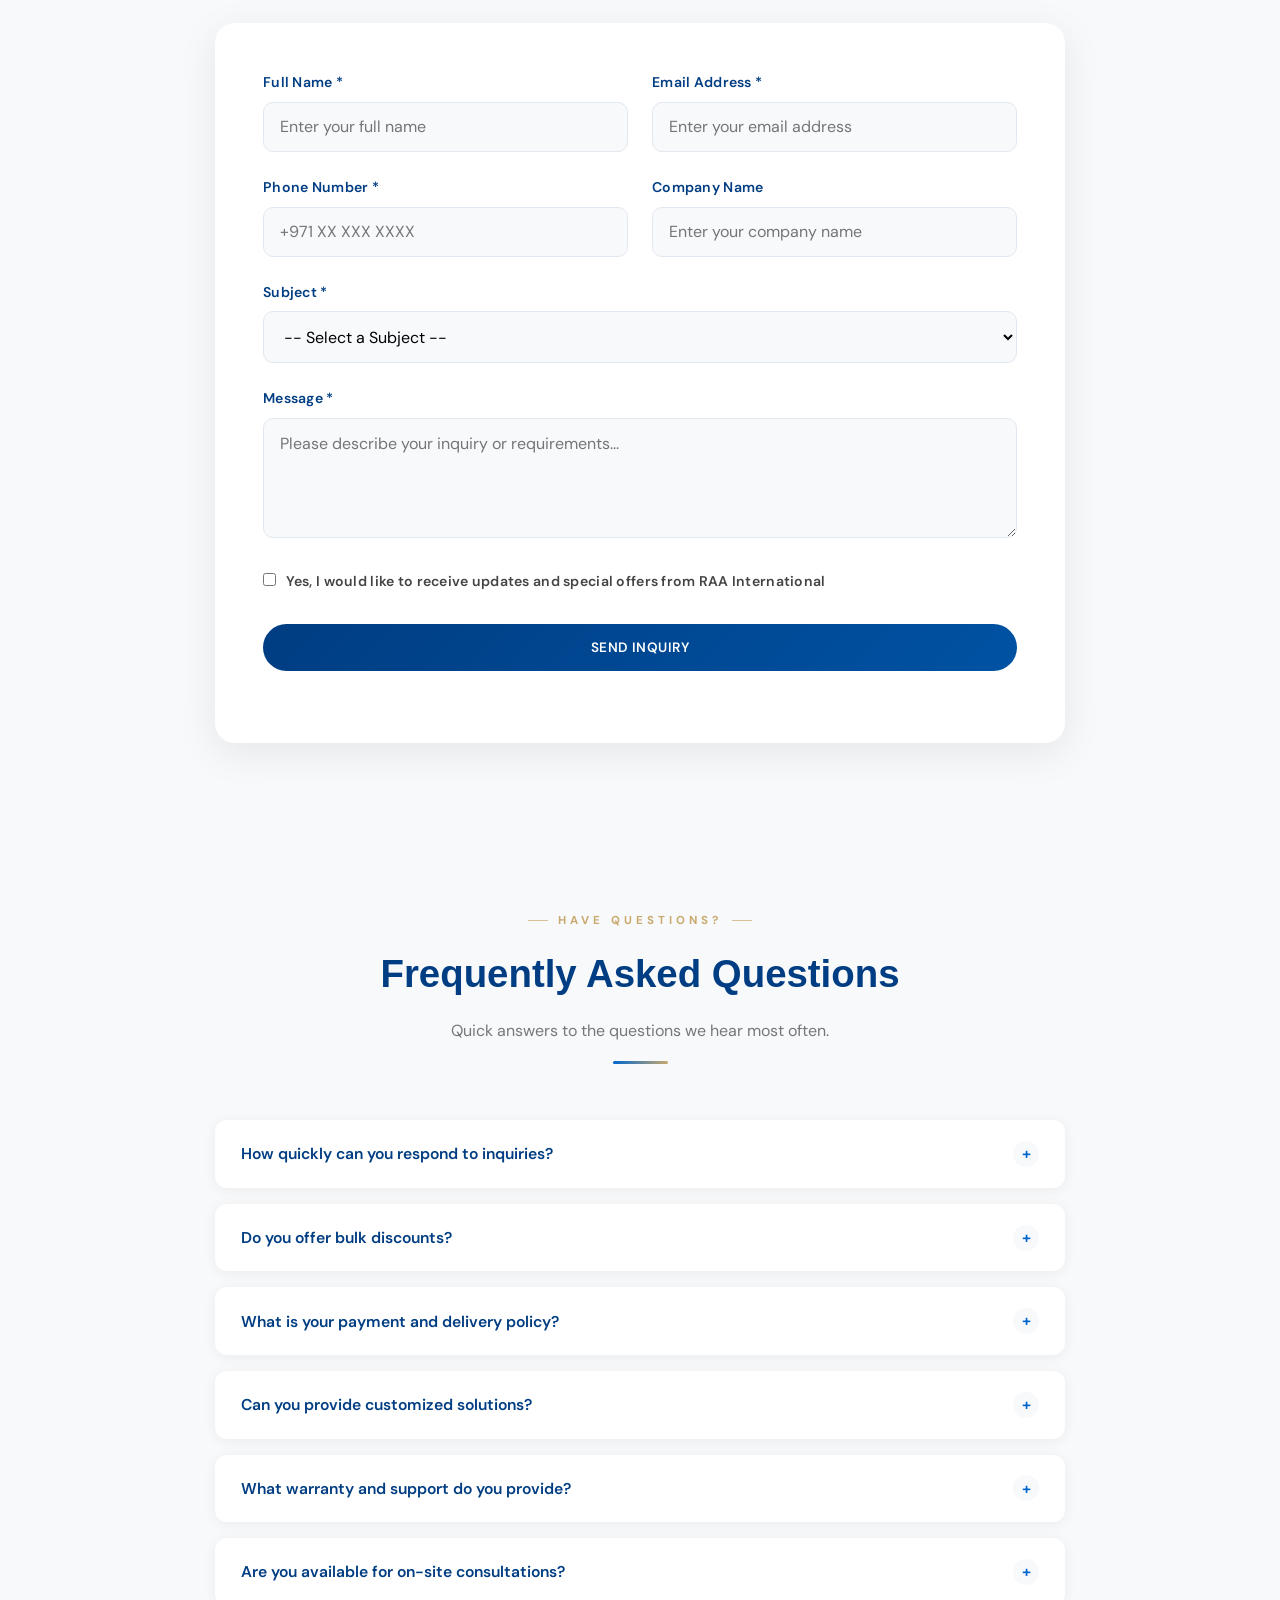
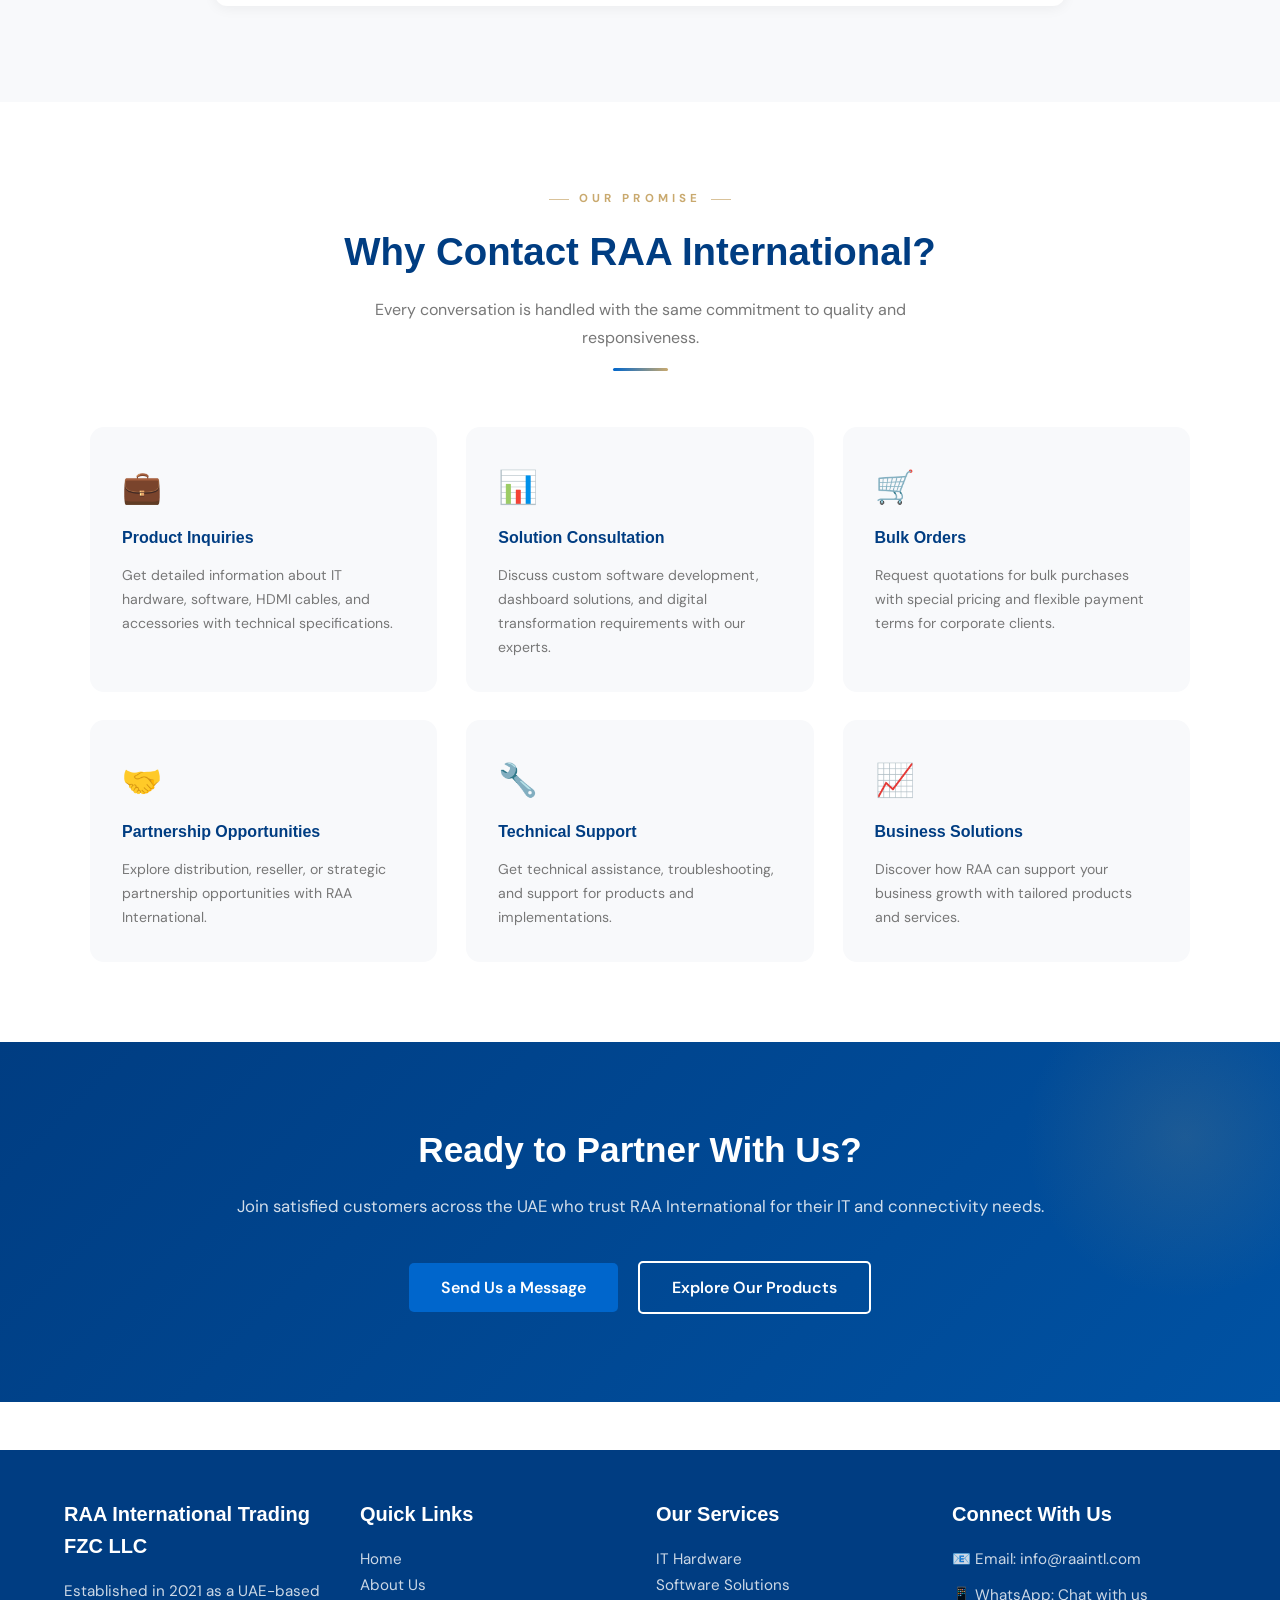
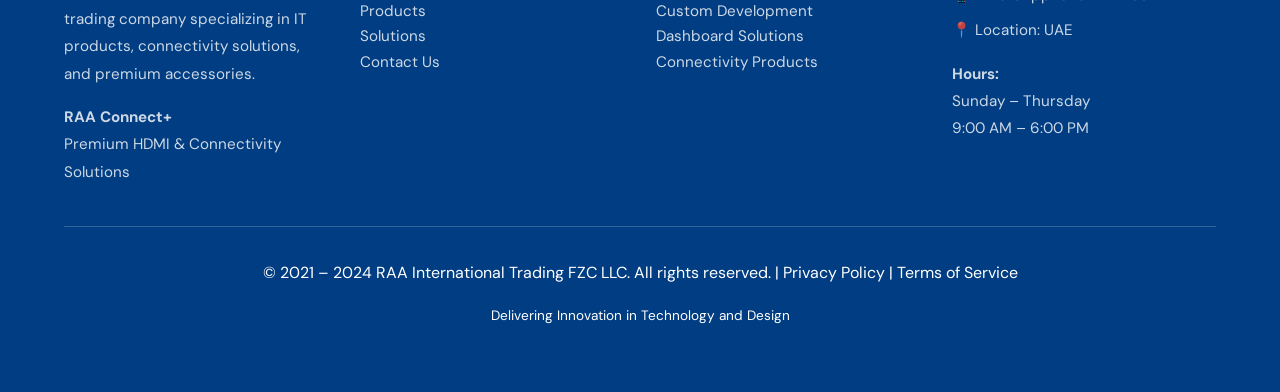
<file: contact.html>
<!DOCTYPE html>
<html lang="en">

<head>
    <meta charset="UTF-8">
    <meta name="viewport" content="width=device-width, initial-scale=1.0">
    <meta name="description"
        content="Contact RAA International Trading FZC LLC - Get in touch for product inquiries, quotations, or partnership opportunities in the UAE.">
    <meta name="keywords" content="contact RAA International, inquiry, support, partnership, UAE">
    <meta name="author" content="RAA International Trading FZC LLC">
    <title>Contact Us - RAA International Trading</title>
    <link rel="stylesheet" href="styles.css">
    <link
        href="https://fonts.googleapis.com/css2?family=Cormorant+Garamond:ital,wght@0,300;0,400;0,600;1,300&family=DM+Sans:wght@300;400;500;600;700&display=swap"
        rel="stylesheet">

    <style>
        /* ══════════════════════════════════════════
           CONTACT PAGE — ADDITIONAL STYLES
        ══════════════════════════════════════════ */

        :root {
            --gold: #C9A96E;
            --gold-light: #e6d3a3;
            --gold-dark: #9F7E4A;
            --blue-deep: #003D82;
            --blue-mid: #0052A3;
            --blue-accent: #0066CC;
            --off-white: #F8F9FB;
            --text-dark: #1a1a2e;
            --text-mid: #444;
            --text-soft: #777;
        }

        /* ── HERO ── */
        .con-hero {
            position: relative;
            width: 100vw;
            left: 50%;
            margin-left: -50vw;
            height: 480px;
            overflow: hidden;
            background: #000c1a;
        }

        .con-hero-bg {
            width: 100%;
            height: 100%;
            object-fit: cover;
            object-position: center;
            opacity: 0.55;
            display: block;
        }

        .con-hero-overlay {
            position: absolute;
            inset: 0;

            display: flex;
            align-items: center;
            justify-content: center;
            text-align: center;
            padding: 0 5%;
        }

        .con-hero-content {
            position: relative;
            z-index: 2;
            max-width: 700px;
            margin: 0 auto;
            color: #fff;
        }

        .con-hero-eyebrow {
            font-size: 0.72rem;
            letter-spacing: 0.38em;
            text-transform: uppercase;
            color: var(--gold);
            margin-bottom: 1.2rem;
            display: inline-flex;
            align-items: center;
            gap: 12px;
        }

        .con-hero-eyebrow::before,
        .con-hero-eyebrow::after {
            content: '';
            width: 30px;
            height: 1px;
            background: var(--gold);
        }

        .con-hero-content h1 {
            color: #fff;
            font-size: clamp(2.2rem, 4.5vw, 3.2rem);
            font-weight: 800;
            line-height: 1.2;
            margin-bottom: 1rem;
        }

        .con-hero-content h1 em {
            font-style: italic;
            color: var(--gold-light);
        }

        .con-hero-content p {
            color: rgba(255, 255, 255, 0.82);
            font-size: 1.08rem;
            line-height: 1.75;
            margin-bottom: 0;
        }

        .con-hero::after {
            content: "";
            position: absolute;
            bottom: 0;
            left: 0;
            width: 100%;
            height: 120px;
            background: linear-gradient(to bottom, transparent 0%, rgba(255, 255, 255, 0.9) 80%, #fff 100%);
            z-index: 5;
            pointer-events: none;
        }

        /* ── SECTION WRAPPER ── */
        .con-section {
            padding: 5rem 5%;
        }

        .con-section.alt-bg {
            background: var(--off-white);
        }

        .con-section-header {
            text-align: center;
            margin-bottom: 3.5rem;
        }

        .section-eyebrow {
            font-size: 0.72rem;
            letter-spacing: 0.35em;
            text-transform: uppercase;
            color: var(--gold);
            font-weight: 700;
            display: inline-flex;
            align-items: center;
            gap: 10px;
            margin-bottom: 0.8rem;
        }

        .section-eyebrow::before,
        .section-eyebrow::after {
            content: '';
            width: 20px;
            height: 1px;
            background: var(--gold);
            opacity: 0.7;
        }

        .con-section-header h2 {
            font-size: clamp(1.8rem, 3vw, 2.6rem);
            color: var(--blue-deep);
            margin-bottom: 0.8rem;
        }

        .con-section-header p {
            color: var(--text-soft);
            font-size: 1rem;
            max-width: 650px;
            margin: 0 auto;
            line-height: 1.75;
        }

        .section-divider {
            width: 55px;
            height: 3px;
            background: linear-gradient(90deg, var(--blue-accent), var(--gold));
            border-radius: 2px;
            margin: 1rem auto 0;
        }

        /* ── CONTACT INFO CARDS ── */
        .con-info-grid {
            display: grid;
            grid-template-columns: repeat(3, 1fr);
            gap: 2rem;
            max-width: 1100px;
            margin: 0 auto;
        }

        .con-info-card {
            background: #fff;
            border-radius: 14px;
            padding: 2.4rem 2rem;
            text-align: center;
            box-shadow: 0 4px 20px rgba(0, 0, 0, 0.08);
            border-top: 4px solid var(--blue-deep);
            transition: all 0.3s ease;
        }

        .con-info-card:nth-child(2) {
            border-top-color: var(--blue-accent);
        }

        .con-info-card:nth-child(3) {
            border-top-color: var(--gold);
        }

        .con-info-card:hover {
            transform: translateY(-6px);
            box-shadow: 0 14px 34px rgba(0, 0, 0, 0.14);
        }

        .con-info-icon {
            font-size: 2.2rem;
            margin-bottom: 1rem;
        }

        .con-info-card h3 {
            color: var(--blue-deep);
            font-size: 1.15rem;
            margin-bottom: 0.5rem;
        }

        .con-info-card .con-info-main {
            color: var(--text-dark);
            font-weight: 600;
            margin-bottom: 0.2rem;
        }

        .con-info-card .con-info-sub {
            font-size: 0.88rem;
            color: var(--text-soft);
            margin-bottom: 1.4rem;
        }

        @media (max-width: 900px) {
            .con-info-grid {
                grid-template-columns: 1fr;
            }
        }

        /* ── FORM PANEL ── */
        .con-form-panel {
            max-width: 850px;
            margin: 0 auto;
            background: #fff;
            border-radius: 20px;
            padding: 3rem;
            box-shadow: 0 10px 40px rgba(0, 0, 0, 0.08);
        }

        .con-form-grid {
            display: grid;
            grid-template-columns: 1fr 1fr;
            gap: 0 1.5rem;
        }

        .con-form-grid .form-group.full {
            grid-column: 1 / -1;
        }

        #contactForm {
            max-width: none;
            margin: 0;
        }

        #contactForm label {
            font-size: 0.88rem;
            font-weight: 600;
            color: var(--blue-deep);
            letter-spacing: 0.02em;
        }

        #contactForm input[type="text"],
        #contactForm input[type="email"],
        #contactForm input[type="tel"],
        #contactForm textarea,
        #contactForm select {
            border: 1px solid #e2e8f0;
            border-radius: 10px;
            padding: 0.85rem 1rem;
            background: var(--off-white);
            font-family: 'DM Sans', sans-serif;
        }

        #contactForm input[type="text"]:focus,
        #contactForm input[type="email"]:focus,
        #contactForm input[type="tel"]:focus,
        #contactForm textarea:focus,
        #contactForm select:focus {
            border-color: var(--gold);
            background: #fff;
            box-shadow: 0 0 0 3px rgba(201, 169, 110, 0.18);
        }

        #contactForm .checkbox-row {
            display: flex;
            align-items: flex-start;
            gap: 0.6rem;
            font-size: 0.88rem;
            color: var(--text-mid);
        }

        #contactForm .checkbox-row input {
            width: auto;
            margin-top: 0.2rem;
        }

        #contactForm button[type="submit"] {
            background: linear-gradient(135deg, var(--blue-deep), var(--blue-mid));
            border-radius: 30px;
            padding: 0.95rem;
            font-family: 'DM Sans', sans-serif;
            letter-spacing: 0.03em;
            text-transform: uppercase;
            font-size: 0.85rem;
        }

        #contactForm button[type="submit"]:hover {
            background: linear-gradient(135deg, var(--blue-mid), var(--blue-accent));
        }

        #formMessage {
            max-width: 850px;
            margin: 1.5rem auto 0 !important;
            border-radius: 10px;
            font-family: 'DM Sans', sans-serif;
        }

        @media (max-width: 640px) {
            .con-form-grid {
                grid-template-columns: 1fr;
            }

            .con-form-panel {
                padding: 2rem 1.4rem;
            }
        }

        /* ── FAQ ACCORDION ── */
        .faq-list {
            max-width: 850px;
            margin: 0 auto;
        }

        .faq-item {
            background: #fff;
            border-radius: 12px;
            box-shadow: 0 2px 14px rgba(0, 0, 0, 0.06);
            margin-bottom: 1rem;
            overflow: hidden;
        }

        .faq-question {
            display: flex;
            align-items: center;
            justify-content: space-between;
            gap: 1rem;
            padding: 1.3rem 1.6rem;
            cursor: pointer;
            font-weight: 600;
            color: var(--blue-deep);
            font-size: 0.98rem;
        }

        .faq-question .faq-toggle {
            flex-shrink: 0;
            width: 26px;
            height: 26px;
            border-radius: 50%;
            background: var(--off-white);
            color: var(--blue-accent);
            display: flex;
            align-items: center;
            justify-content: center;
            font-size: 1rem;
            transition: transform 0.3s ease, background 0.3s ease;
        }

        .faq-item.open .faq-question .faq-toggle {
            transform: rotate(45deg);
            background: var(--gold);
            color: #fff;
        }

        .faq-answer {
            max-height: 0;
            overflow: hidden;
            transition: max-height 0.35s ease, padding 0.35s ease;
            padding: 0 1.6rem;
        }

        .faq-answer p {
            color: var(--text-mid);
            font-size: 0.92rem;
            line-height: 1.75;
            margin: 0 0 1.4rem;
        }

        .faq-item.open .faq-answer {
            max-height: 300px;
        }

        /* ── WHY CONTACT / WHY GRID ── */
        .why-section {
            padding: 5rem 5%;
            background: #fff;
        }

        .why-grid {
            display: grid;
            grid-template-columns: repeat(3, 1fr);
            gap: 1.8rem;
            max-width: 1100px;
            margin: 0 auto;
        }

        .why-card {
            background: var(--off-white);
            border-radius: 14px;
            padding: 2rem;
            display: flex;
            flex-direction: column;
            gap: 0.8rem;
            transition: all 0.3s ease;
            border-top: 3px solid transparent;
        }

        .why-card:hover {
            transform: translateY(-5px);
            box-shadow: 0 10px 30px rgba(0, 0, 0, 0.1);
            border-top-color: var(--blue-accent);
            background: #fff;
        }

        .why-icon {
            font-size: 2rem;
        }

        .why-card h4 {
            font-size: 1rem;
            color: var(--blue-deep);
            font-weight: 700;
            margin: 0;
        }

        .why-card p {
            font-size: 0.88rem;
            color: var(--text-soft);
            line-height: 1.7;
            margin: 0;
        }

        @media (max-width: 768px) {
            .why-grid {
                grid-template-columns: 1fr 1fr;
            }

            .con-hero {
                height: 420px;
            }
        }

        @media (max-width: 480px) {
            .why-grid {
                grid-template-columns: 1fr;
            }

            .con-hero {
                height: 380px;
            }
        }

        /* ── CTA BANNER ── */
        .con-cta {
            background: linear-gradient(135deg, #003D82 0%, #0052A3 100%);
            padding: 5rem 5%;
            text-align: center;
            position: relative;
            overflow: hidden;
        }

        .con-cta::before {
            content: "";
            position: absolute;
            top: -80px;
            right: -80px;
            width: 350px;
            height: 350px;
            background: radial-gradient(circle, rgba(201, 169, 110, 0.14) 0%, transparent 65%);
            pointer-events: none;
        }

        .con-cta h2 {
            color: #fff;
            font-size: 2.2rem;
            margin-bottom: 0.8rem;
        }

        .con-cta p {
            color: rgba(255, 255, 255, 0.82);
            font-size: 1.05rem;
            margin-bottom: 2rem;
        }

        /* ── SCROLL REVEAL ── */
        .reveal {
            opacity: 0;
            transform: translateY(30px);
            transition: opacity 0.6s ease, transform 0.6s ease;
        }

        .reveal.visible {
            opacity: 1;
            transform: translateY(0);
        }
    </style>
</head>

<body>

    <!-- ==================== HEADER & NAVIGATION ==================== -->
    <header>
        <nav>
            <div class="logo">
                <img src="images/RA_New.png" alt="RAA International" style="width: 30%; cursor: pointer;"
                    title="RAA International Trading FZC LLC">
                <span class="logo-text">RAA International FZC LLC</span>
            </div>

            <button class="mobile-menu-toggle" id="mobileMenuToggle">☰</button>
            <ul class="nav-links" id="navLinks">
                <li><a href="index.html">Home</a></li>
                <li><a href="about.html">About Us</a></li>
                <li><a href="products.html">Products</a></li>
                <li><a href="solutions.html">Solutions</a></li>
                <li><a href="contact.html" class="active">Contact</a></li>
            </ul>
        </nav>
    </header>

    <!-- ==================== HERO ==================== -->
    <div class="con-hero">
        <img src="images/About_Us_V10.png" alt="Contact RAA International" class="con-hero-bg">
        <div class="con-hero-overlay">
            <div class="con-hero-content">
                <div class="con-hero-eyebrow">Get In Touch</div>
                <h1>Let's Start a <em>Conversation</em></h1>
                <p>Reach out for product inquiries, quotations, or partnership opportunities — our team is ready to
                    help.</p>
            </div>
        </div>
    </div>

    <!-- ==================== CONTACT INFORMATION ==================== -->
    <section class="con-section">
        <div class="con-section-header reveal">
            <span class="section-eyebrow">Reach Us</span>
            <h2>Get In Touch</h2>
            <p>Choose the option that works best for you — our team typically responds within 24 hours.</p>
            <div class="section-divider"></div>
        </div>

        <div class="con-info-grid">
            <div class="con-info-card reveal">
                <div class="con-info-icon">📧</div>
                <h3>Email</h3>
                <p class="con-info-main">info@raaintl.com</p>
                <p class="con-info-sub">For general inquiries and support</p>
                <a href="mailto:info@raaintl.com" class="cta-button" style="display: inline-block; margin: 0;">Send
                    Email</a>
            </div>
            <div class="con-info-card reveal">
                <div class="con-info-icon">📱</div>
                <h3>WhatsApp</h3>
                <p class="con-info-main">Chat with us directly</p>
                <p class="con-info-sub">Quick response and instant support</p>
                <a href="https://wa.me/971503212721" class="cta-button" style="display: inline-block; margin: 0;">Chat
                    on WhatsApp</a>
            </div>
            <div class="con-info-card reveal">
                <div class="con-info-icon">🕐</div>
                <h3>Business Hours</h3>
                <p class="con-info-main">Sunday – Thursday<br>9:00 AM – 6:00 PM</p>
                <p class="con-info-sub">Friday – Saturday: Closed &nbsp;·&nbsp; UAE Time (GST)</p>
            </div>
        </div>
    </section>

    <!-- ==================== CONTACT FORM ==================== -->
    <section class="con-section alt-bg">
        <div class="con-section-header reveal">
            <span class="section-eyebrow">Send a Message</span>
            <h2>Send Us Your Inquiry</h2>
            <p>Fill out the form below and our team will respond within 24 hours.</p>
            <div class="section-divider"></div>
        </div>

        <div class="con-form-panel reveal">
            <form id="contactForm">
                <div class="con-form-grid">
                    <div class="form-group">
                        <label for="name">Full Name *</label>
                        <input type="text" id="name" name="name" placeholder="Enter your full name" required>
                    </div>

                    <div class="form-group">
                        <label for="email">Email Address *</label>
                        <input type="email" id="email" name="email" placeholder="Enter your email address" required>
                    </div>

                    <div class="form-group">
                        <label for="phone">Phone Number *</label>
                        <input type="tel" id="phone" name="phone" placeholder="+971 XX XXX XXXX" required>
                    </div>

                    <div class="form-group">
                        <label for="company">Company Name</label>
                        <input type="text" id="company" name="company" placeholder="Enter your company name">
                    </div>

                    <div class="form-group full">
                        <label for="subject">Subject *</label>
                        <select id="subject" name="subject" required>
                            <option value="">-- Select a Subject --</option>
                            <option value="product-inquiry">Product Inquiry</option>
                            <option value="service-inquiry">Service Inquiry</option>
                            <option value="software-development">Software Development</option>
                            <option value="dashboard-solution">Dashboard Solution</option>
                            <option value="partnership">Partnership Opportunity</option>
                            <option value="bulk-order">Bulk Order</option>
                            <option value="support">Technical Support</option>
                            <option value="other">Other</option>
                        </select>
                    </div>

                    <div class="form-group full">
                        <label for="message">Message *</label>
                        <textarea id="message" name="message"
                            placeholder="Please describe your inquiry or requirements..." required></textarea>
                    </div>

                    <div class="form-group full">
                        <label class="checkbox-row">
                            <input type="checkbox" name="subscribe">
                            <span>Yes, I would like to receive updates and special offers from RAA
                                International</span>
                        </label>
                    </div>

                    <div class="form-group full">
                        <button type="submit">Send Inquiry</button>
                    </div>
                </div>
            </form>
        </div>

        <div id="formMessage" style="display: none; padding: 1rem; text-align: center;"></div>
    </section>

    <!-- ==================== FAQ ==================== -->
    <section class="con-section alt-bg">
        <div class="con-section-header reveal">
            <span class="section-eyebrow">Have Questions?</span>
            <h2>Frequently Asked Questions</h2>
            <p>Quick answers to the questions we hear most often.</p>
            <div class="section-divider"></div>
        </div>

        <div class="faq-list">
            <div class="faq-item reveal">
                <div class="faq-question" onclick="toggleFaq(this)">
                    <span>How quickly can you respond to inquiries?</span>
                    <span class="faq-toggle">+</span>
                </div>
                <div class="faq-answer">
                    <p>We aim to respond to all inquiries within 24 hours during business hours (Sunday–Thursday, 9
                        AM – 6 PM GST). For urgent matters, contact us via WhatsApp for immediate assistance.</p>
                </div>
            </div>
            <div class="faq-item reveal">
                <div class="faq-question" onclick="toggleFaq(this)">
                    <span>Do you offer bulk discounts?</span>
                    <span class="faq-toggle">+</span>
                </div>
                <div class="faq-answer">
                    <p>Yes, we provide competitive pricing for bulk orders and corporate clients. Please contact our
                        sales team with your requirements for a customized quotation.</p>
                </div>
            </div>
            <div class="faq-item reveal">
                <div class="faq-question" onclick="toggleFaq(this)">
                    <span>What is your payment and delivery policy?</span>
                    <span class="faq-toggle">+</span>
                </div>
                <div class="faq-answer">
                    <p>We accept various payment methods including bank transfer, cash, and credit terms for
                        eligible businesses. Delivery is arranged based on location and can typically be completed
                        within 1-3 business days in the UAE.</p>
                </div>
            </div>
            <div class="faq-item reveal">
                <div class="faq-question" onclick="toggleFaq(this)">
                    <span>Can you provide customized solutions?</span>
                    <span class="faq-toggle">+</span>
                </div>
                <div class="faq-answer">
                    <p>Absolutely! We specialize in custom software development, dashboard solutions, and tailored
                        IT services. Contact our solutions team to discuss your specific requirements.</p>
                </div>
            </div>
            <div class="faq-item reveal">
                <div class="faq-question" onclick="toggleFaq(this)">
                    <span>What warranty and support do you provide?</span>
                    <span class="faq-toggle">+</span>
                </div>
                <div class="faq-answer">
                    <p>All products come with manufacturer warranties. We provide technical support, after-sales
                        service, and can arrange extended warranty packages as needed.</p>
                </div>
            </div>
            <div class="faq-item reveal">
                <div class="faq-question" onclick="toggleFaq(this)">
                    <span>Are you available for on-site consultations?</span>
                    <span class="faq-toggle">+</span>
                </div>
                <div class="faq-answer">
                    <p>Yes, our team can arrange on-site consultations for corporate clients, system integrators,
                        and large projects. Contact us to schedule a visit.</p>
                </div>
            </div>
        </div>
    </section>

    <!-- ==================== WHY CONTACT ==================== -->
    <section class="why-section">
        <div class="con-section-header reveal">
            <span class="section-eyebrow">Our Promise</span>
            <h2>Why Contact RAA International?</h2>
            <p>Every conversation is handled with the same commitment to quality and responsiveness.</p>
            <div class="section-divider"></div>
        </div>
        <div class="why-grid">
            <div class="why-card reveal">
                <div class="why-icon">💼</div>
                <h4>Product Inquiries</h4>
                <p>Get detailed information about IT hardware, software, HDMI cables, and accessories with
                    technical specifications.</p>
            </div>
            <div class="why-card reveal">
                <div class="why-icon">📊</div>
                <h4>Solution Consultation</h4>
                <p>Discuss custom software development, dashboard solutions, and digital transformation
                    requirements with our experts.</p>
            </div>
            <div class="why-card reveal">
                <div class="why-icon">🛒</div>
                <h4>Bulk Orders</h4>
                <p>Request quotations for bulk purchases with special pricing and flexible payment terms for
                    corporate clients.</p>
            </div>
            <div class="why-card reveal">
                <div class="why-icon">🤝</div>
                <h4>Partnership Opportunities</h4>
                <p>Explore distribution, reseller, or strategic partnership opportunities with RAA International.
                </p>
            </div>
            <div class="why-card reveal">
                <div class="why-icon">🔧</div>
                <h4>Technical Support</h4>
                <p>Get technical assistance, troubleshooting, and support for products and implementations.</p>
            </div>
            <div class="why-card reveal">
                <div class="why-icon">📈</div>
                <h4>Business Solutions</h4>
                <p>Discover how RAA can support your business growth with tailored products and services.</p>
            </div>
        </div>
    </section>

    <!-- ==================== CALL TO ACTION ==================== -->
    <section class="con-cta">
        <h2>Ready to Partner With Us?</h2>
        <p>Join satisfied customers across the UAE who trust RAA International for their IT and connectivity needs.
        </p>
        <a href="#contactForm" class="cta-button">Send Us a Message</a>
        <a href="products.html" class="cta-button cta-button-secondary">Explore Our Products</a>
    </section>

    <!-- ==================== FOOTER ==================== -->
    <footer>
        <div class="footer-content">
            <div class="footer-section">
                <h4>RAA International Trading FZC LLC</h4>
                <p>Established in 2021 as a UAE-based trading company specializing in IT products, connectivity
                    solutions, and premium accessories.</p>
                <p style="margin-top: 1rem;"><strong>RAA Connect+</strong><br>Premium HDMI &amp; Connectivity
                    Solutions</p>
            </div>
            <div class="footer-section">
                <h4>Quick Links</h4>
                <a href="index.html">Home</a><br>
                <a href="about.html">About Us</a><br>
                <a href="products.html">Products</a><br>
                <a href="solutions.html">Solutions</a><br>
                <a href="contact.html">Contact Us</a><br>
            </div>
            <div class="footer-section">
                <h4>Our Services</h4>
                <a href="products.html">IT Hardware</a><br>
                <a href="products.html">Software Solutions</a><br>
                <a href="solutions.html">Custom Development</a><br>
                <a href="solutions.html">Dashboard Solutions</a><br>
                <a href="products.html">Connectivity Products</a><br>
            </div>
            <div class="footer-section">
                <h4>Connect With Us</h4>
                <p>📧 Email: <a href="mailto:info@raaintl.com">info@raaintl.com</a></p>
                <p>📱 WhatsApp: <a href="https://wa.me/971503212721">Chat with us</a></p>
                <p>📍 Location: UAE</p>
                <p style="margin-top: 1rem;"><strong>Hours:</strong><br>Sunday – Thursday<br>9:00 AM – 6:00 PM</p>
            </div>
        </div>
        <div class="footer-bottom">
            <p>© 2021 – 2024 RAA International Trading FZC LLC. All rights reserved. | Privacy Policy | Terms of
                Service</p>
            <p style="margin-top: 0.8rem; font-size: 0.85rem;">Delivering Innovation in Technology and Design</p>
        </div>
    </footer>

    <!-- ==================== SCRIPTS ==================== -->
    <script>
        // ── Mobile Menu ──
        const mobileMenuToggle = document.getElementById('mobileMenuToggle');
        const navLinksEl = document.getElementById('navLinks');

        mobileMenuToggle.addEventListener('click', () => {
            navLinksEl.classList.toggle('active');
        });

        document.querySelectorAll('.nav-links a').forEach(link => {
            link.addEventListener('click', () => navLinksEl.classList.remove('active'));
        });

        // ── Active Link ──
        function setActiveLink() {
            const currentPage = window.location.pathname.split('/').pop() || 'index.html';
            document.querySelectorAll('.nav-links a').forEach(link => {
                link.classList.remove('active');
                if (link.getAttribute('href') === currentPage) link.classList.add('active');
            });
        }
        setActiveLink();

        // ── Scroll Reveal ──
        const revealObserver = new IntersectionObserver((entries) => {
            entries.forEach(entry => {
                if (entry.isIntersecting) {
                    entry.target.classList.add('visible');
                    revealObserver.unobserve(entry.target);
                }
            });
        }, { threshold: 0.08, rootMargin: '0px 0px -50px 0px' });

        document.querySelectorAll('.reveal').forEach(el => revealObserver.observe(el));

        // ── FAQ Accordion ──
        function toggleFaq(el) {
            const item = el.parentElement;
            const wasOpen = item.classList.contains('open');
            document.querySelectorAll('.faq-item').forEach(f => f.classList.remove('open'));
            if (!wasOpen) item.classList.add('open');
        }

        // ── Contact Form Handling ──
        const contactForm = document.getElementById('contactForm');
        const formMessage = document.getElementById('formMessage');

        contactForm.addEventListener('submit', function (e) {
            e.preventDefault();

            const name = document.getElementById('name').value.trim();
            const email = document.getElementById('email').value.trim();
            const phone = document.getElementById('phone').value.trim();
            const subject = document.getElementById('subject').value;
            const message = document.getElementById('message').value.trim();

            if (!name || !email || !phone || !subject || !message) {
                showMessage('Please fill in all required fields.', 'error');
                return;
            }

            const emailRegex = /^[^\s@]+@[^\s@]+\.[^\s@]+$/;
            if (!emailRegex.test(email)) {
                showMessage('Please enter a valid email address.', 'error');
                return;
            }

            showMessage('Thank you for your inquiry! Our team will contact you within 24 hours.', 'success');
            contactForm.reset();

            console.log({
                name: name,
                email: email,
                phone: phone,
                company: document.getElementById('company').value,
                subject: subject,
                message: message,
                subscribe: document.querySelector('input[name="subscribe"]').checked,
                timestamp: new Date().toISOString()
            });
        });

        function showMessage(text, type) {
            formMessage.textContent = text;
            formMessage.style.display = 'block';
            formMessage.style.borderRadius = '10px';
            formMessage.style.backgroundColor = type === 'success' ? '#d4edda' : '#f8d7da';
            formMessage.style.color = type === 'success' ? '#155724' : '#721c24';
            formMessage.style.borderLeft = '4px solid ' + (type === 'success' ? '#28a745' : '#dc3545');

            setTimeout(() => {
                formMessage.style.display = 'none';
            }, 5000);
        }

        // Smooth scroll to form on anchor click
        document.querySelectorAll('a[href="#contactForm"]').forEach(link => {
            link.addEventListener('click', function (e) {
                e.preventDefault();
                document.getElementById('contactForm').scrollIntoView({ behavior: 'smooth' });
                document.getElementById('name').focus();
            });
        });
    </script>
</body>

</html>
</file>
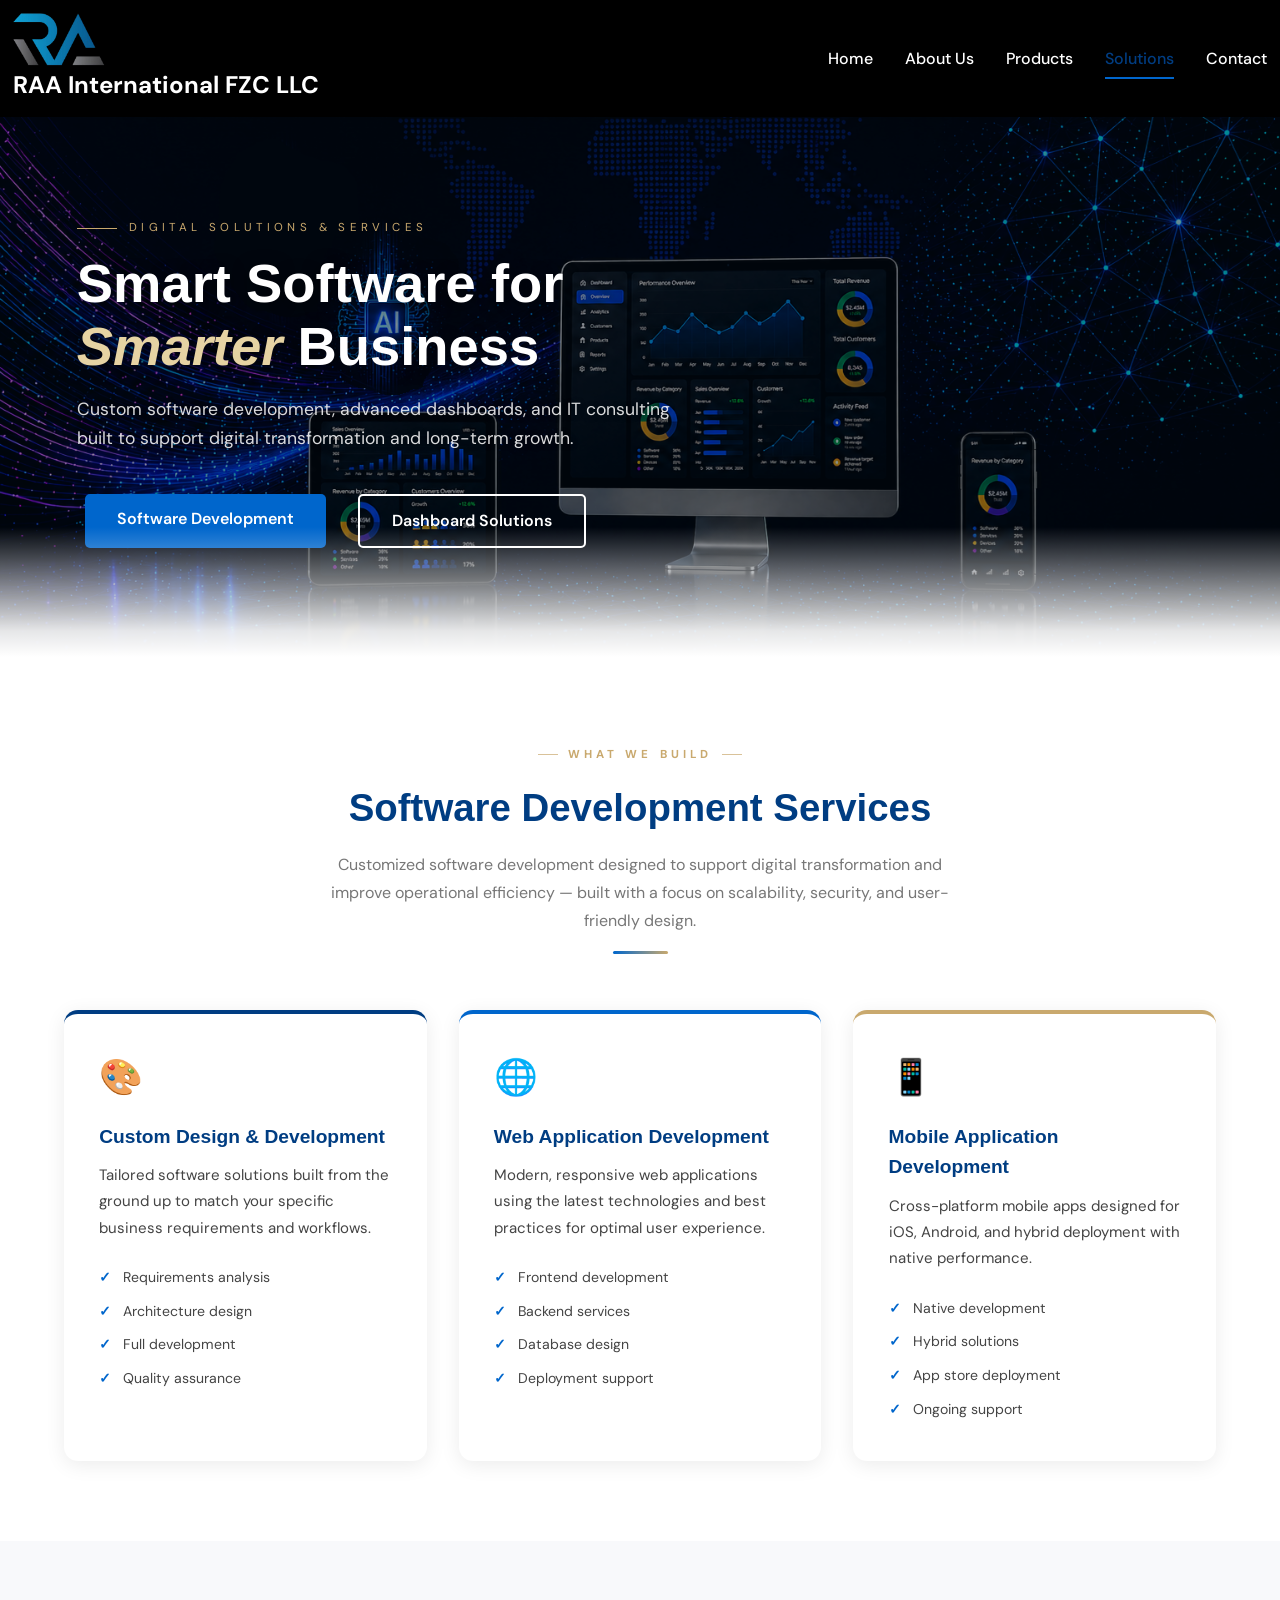
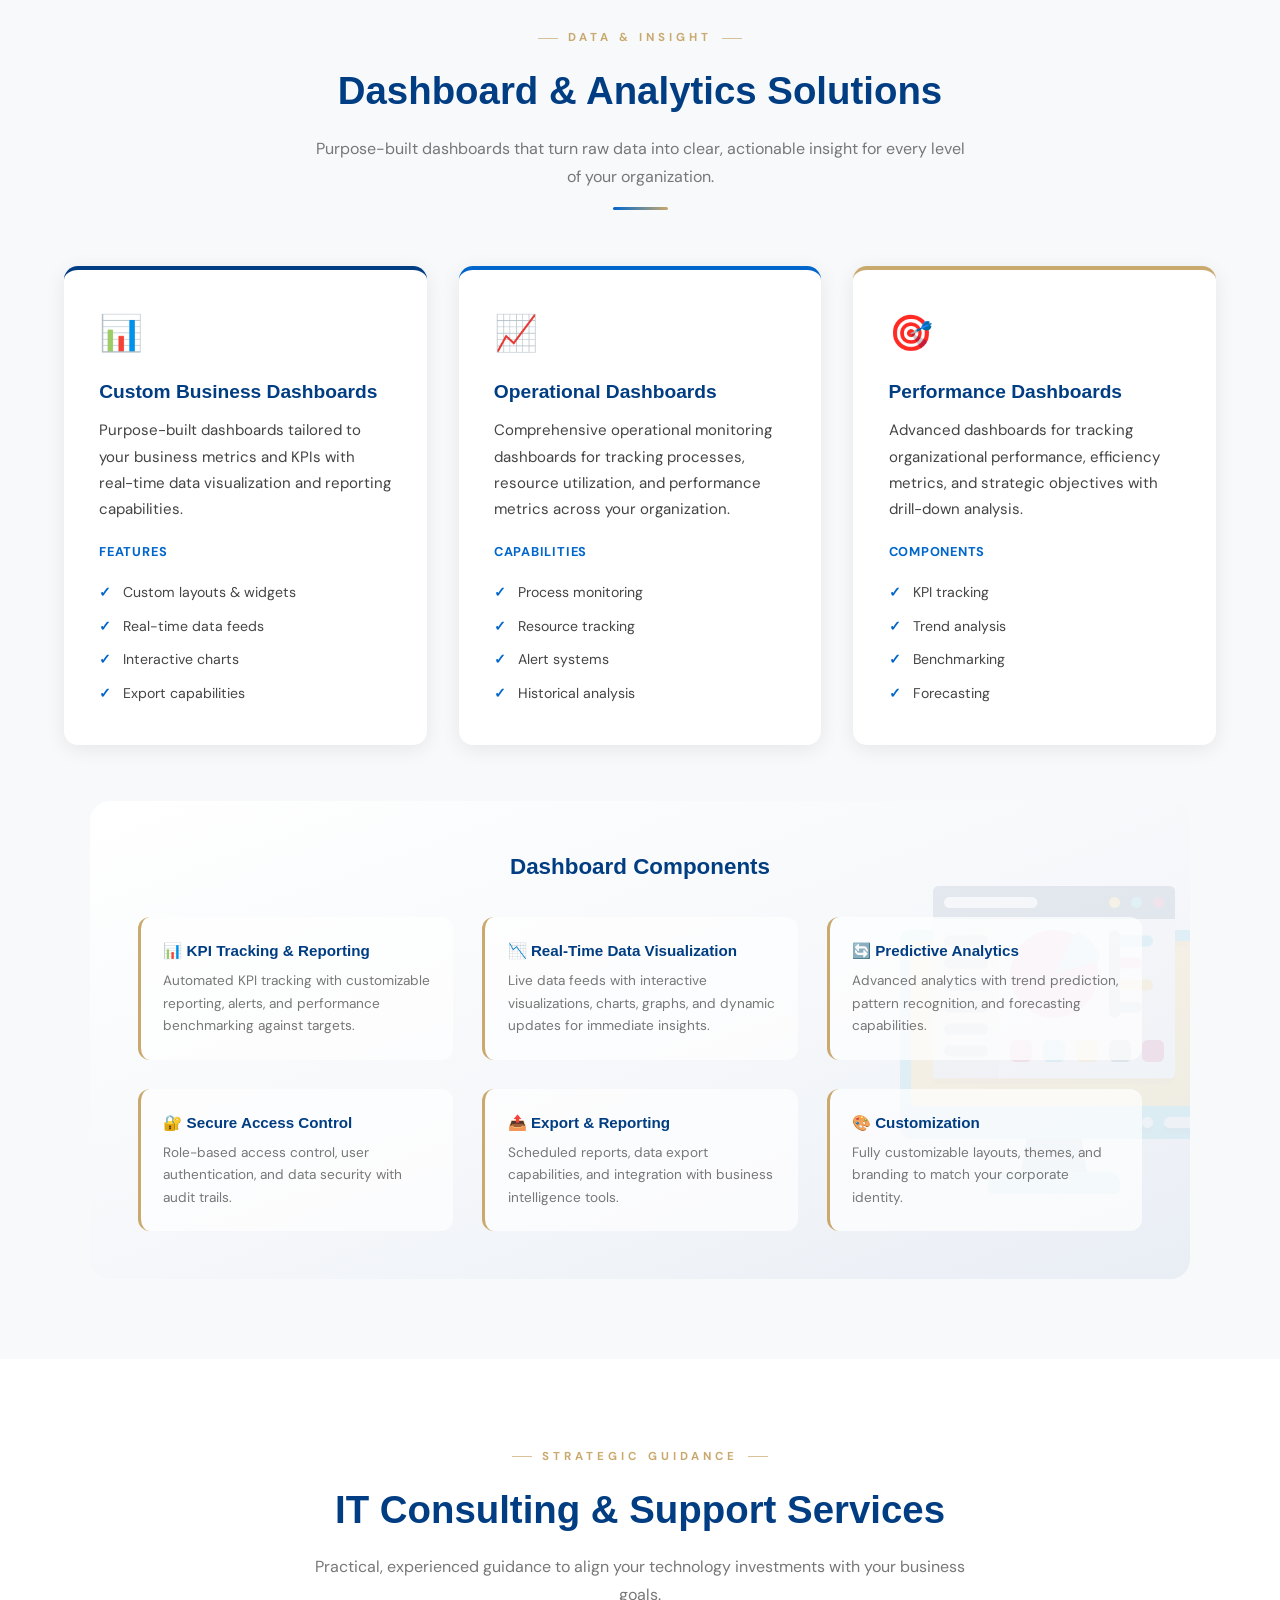
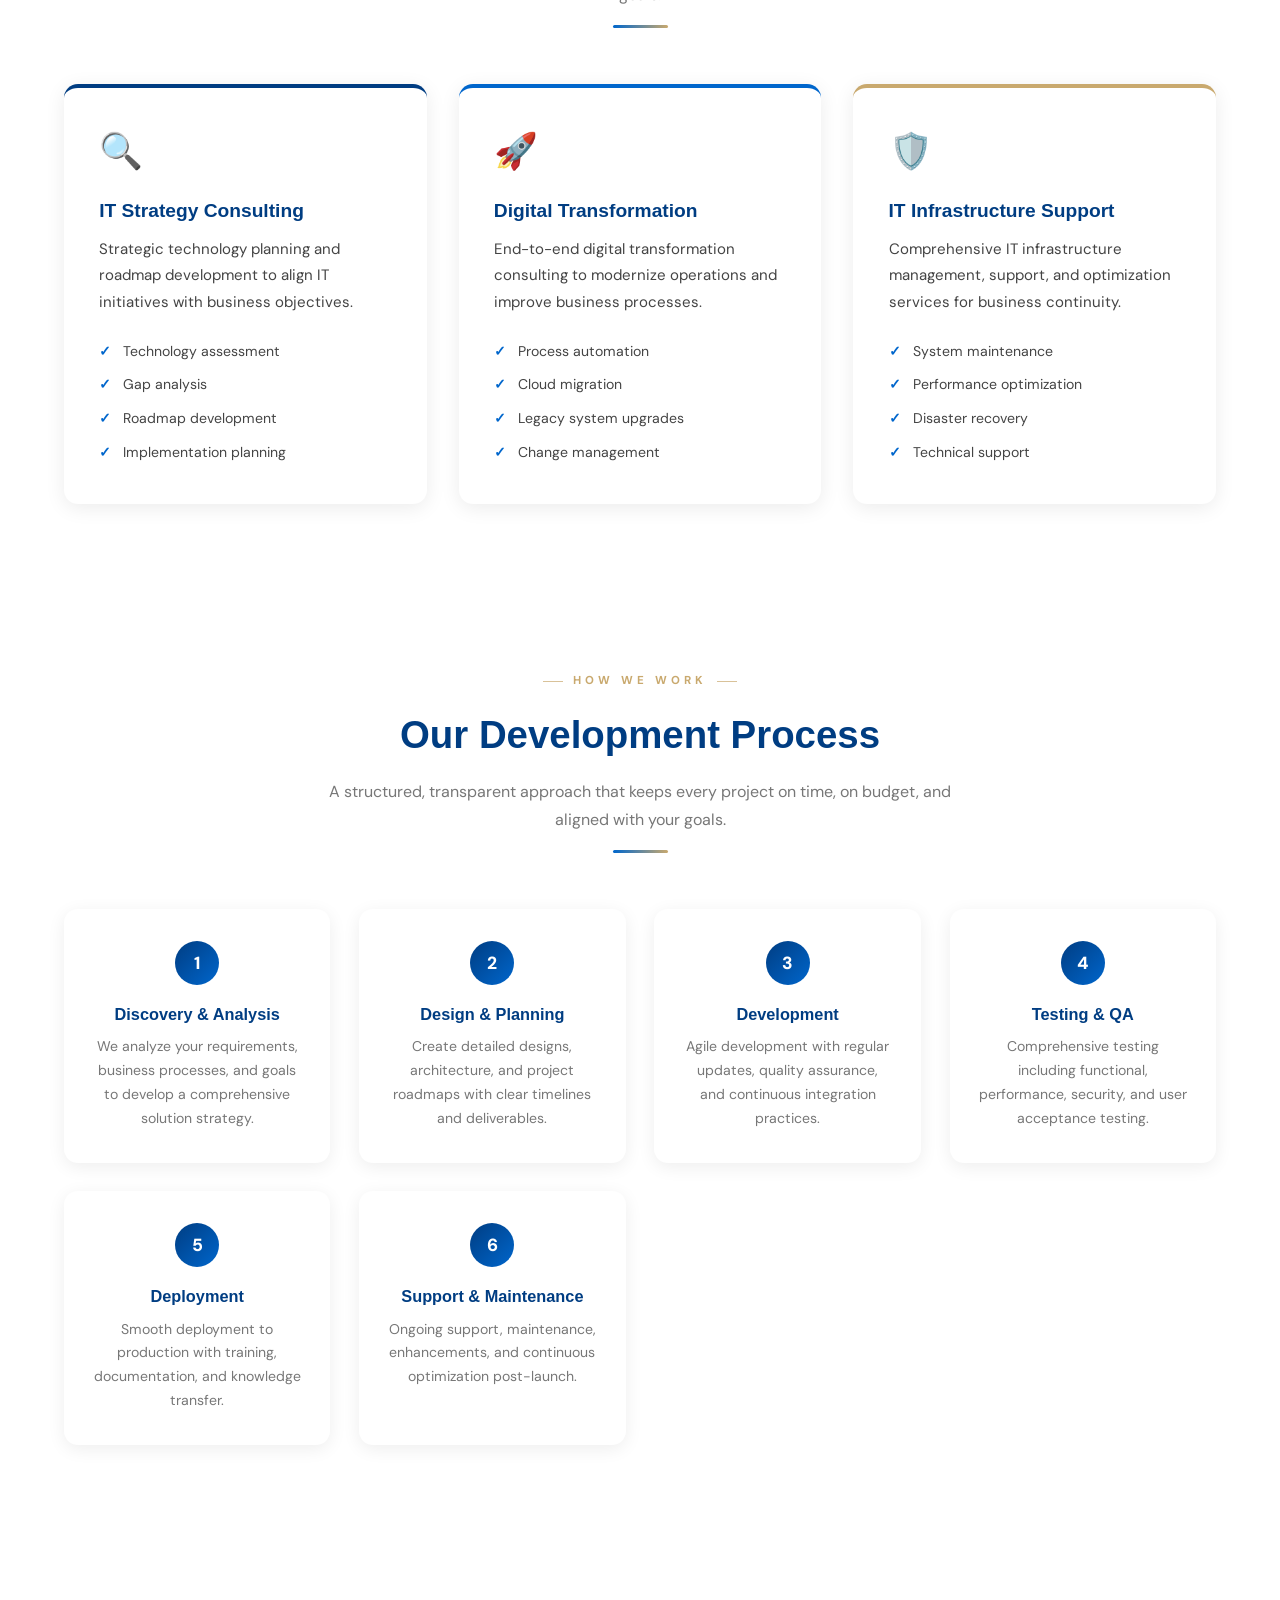
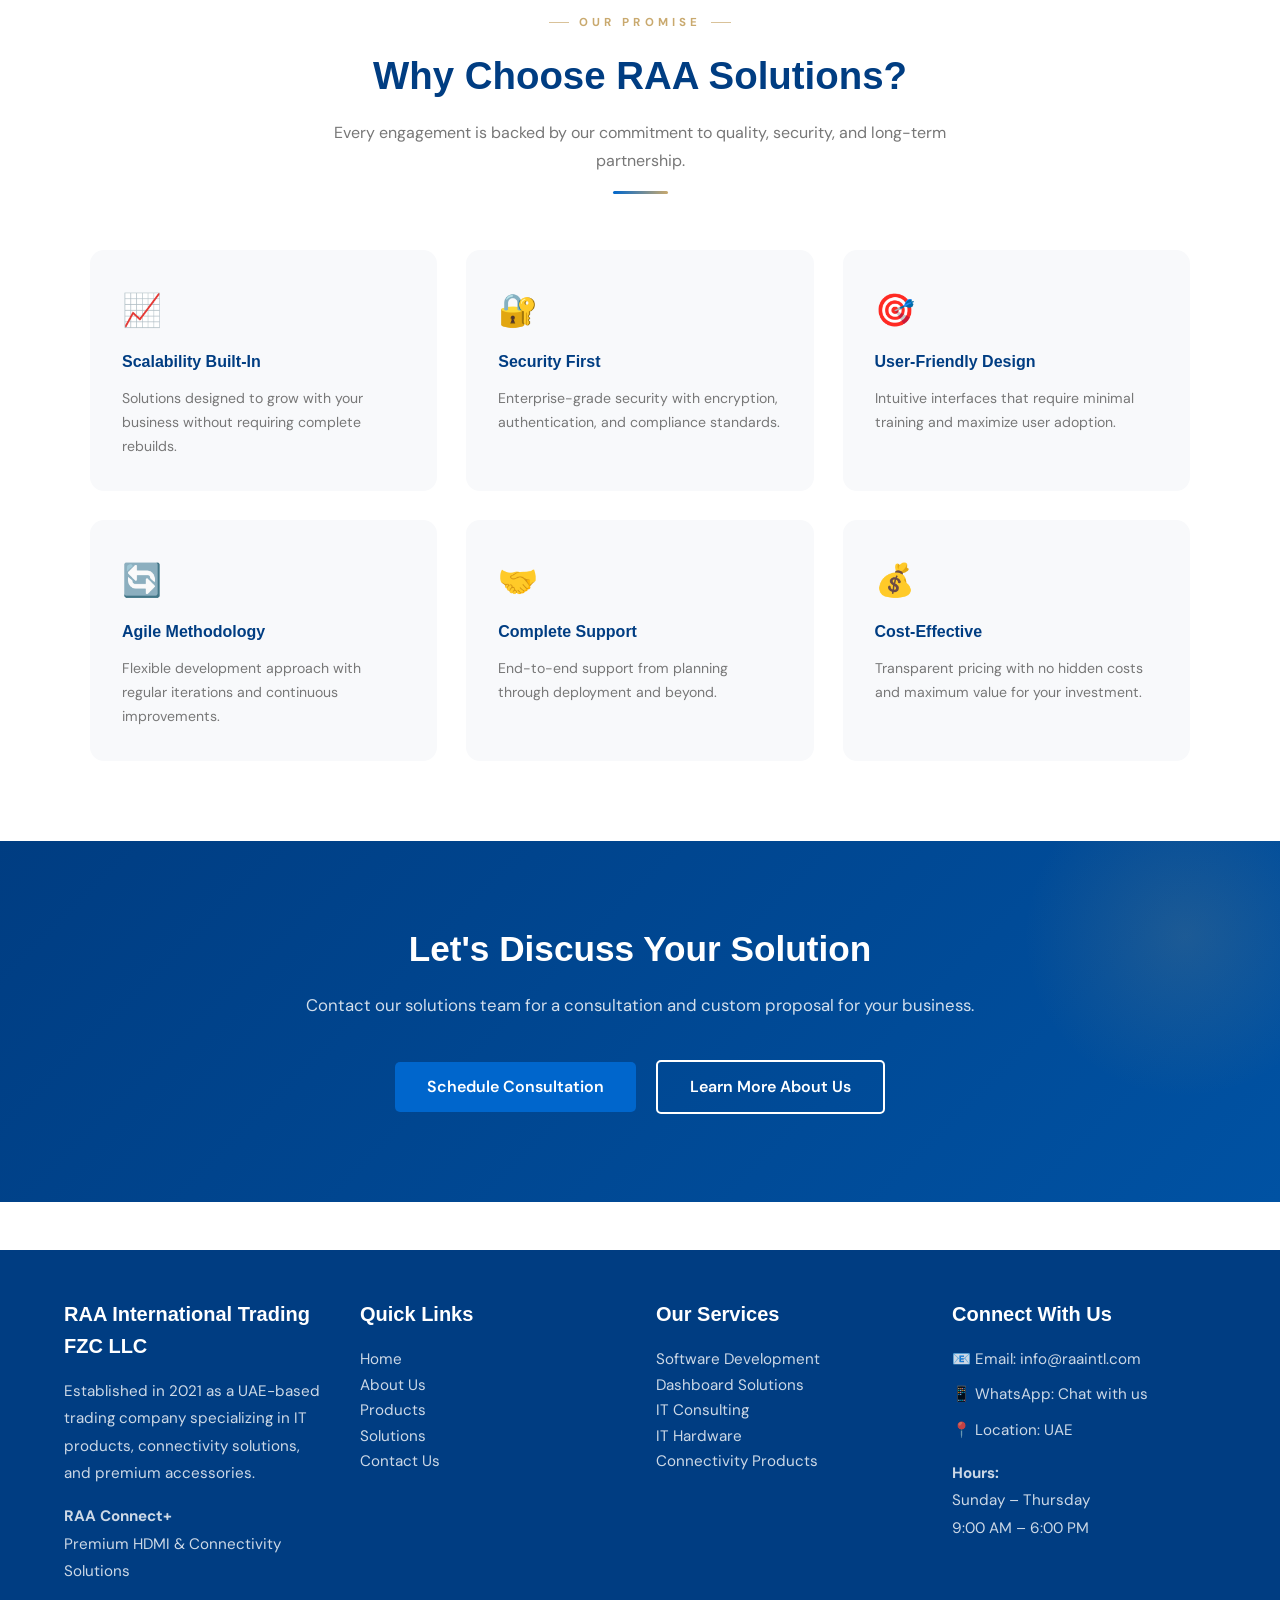
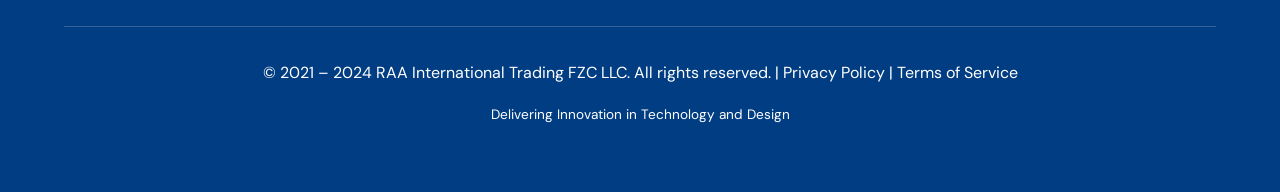
<file: solutions.html>
<!DOCTYPE html>
<html lang="en">

<head>
    <meta charset="UTF-8">
    <meta name="viewport" content="width=device-width, initial-scale=1.0">
    <meta name="description"
        content="RAA International Solutions - Custom software development, dashboards, IT consulting, and digital transformation services.">
    <meta name="keywords" content="software development, dashboards, IT consulting, digital transformation">
    <meta name="author" content="RAA International Trading FZC LLC">
    <title>Solutions - RAA International Trading</title>
    <link rel="stylesheet" href="styles.css">
    <link
        href="https://fonts.googleapis.com/css2?family=Cormorant+Garamond:ital,wght@0,300;0,400;0,600;1,300&family=DM+Sans:wght@300;400;500;600;700&display=swap"
        rel="stylesheet">

    <style>
        /* ══════════════════════════════════════════
           SOLUTIONS PAGE — ADDITIONAL STYLES
        ══════════════════════════════════════════ */

        :root {
            --gold: #C9A96E;
            --gold-light: #e6d3a3;
            --gold-dark: #9F7E4A;
            --blue-deep: #003D82;
            --blue-mid: #0052A3;
            --blue-accent: #0066CC;
            --off-white: #F8F9FB;
            --text-dark: #1a1a2e;
            --text-mid: #444;
            --text-soft: #777;
        }

        /* ── HERO ── */
        .sol-hero {
            position: relative;
            width: 100vw;
            left: 50%;
            margin-left: -50vw;
            height: 540px;
            overflow: hidden;
            background: #000c1a;
        }

        .sol-hero-bg {
            width: 100%;
            height: 100%;
            object-fit: cover;
            object-position: center 30%;
            opacity: 0.55;
            display: block;
        }

        .sol-hero-overlay {
            position: absolute;
            inset: 0;
            display: flex;
            align-items: center;
            padding-left: 6%;
        }

        .sol-hero-content {
            max-width: 620px;
            color: #fff;
        }

        .sol-hero-eyebrow {
            font-size: 0.72rem;
            letter-spacing: 0.38em;
            text-transform: uppercase;
            color: var(--gold);
            margin-bottom: 1rem;
            display: flex;
            align-items: center;
            gap: 12px;
        }

        .sol-hero-eyebrow::before {
            content: '';
            width: 40px;
            height: 1px;
            background: var(--gold);
        }

        .sol-hero-content h1 {
            color: #fff;
            font-size: clamp(2.2rem, 4.5vw, 3.4rem);
            font-weight: 800;
            line-height: 1.15;
            text-shadow: 0 3px 16px rgba(0, 0, 0, 0.55);
            margin-bottom: 1rem;
        }

        .sol-hero-content h1 em {
            font-style: italic;
            color: var(--gold-light);
        }

        .sol-hero-content p {
            color: rgba(255, 255, 255, 0.85);
            font-size: 1.1rem;
            text-shadow: 0 1px 6px rgba(0, 0, 0, 0.4);
            margin-bottom: 2rem;
            line-height: 1.7;
        }

        .hero-cta-group {
            display: flex;
            gap: 1rem;
            flex-wrap: wrap;
        }

        .sol-hero::after {
            content: "";
            position: absolute;
            bottom: 0;
            left: 0;
            width: 100%;
            height: 130px;
            background: linear-gradient(to bottom, transparent 0%, rgba(255, 255, 255, 0.9) 80%, #fff 100%);
            z-index: 5;
            pointer-events: none;
        }

        /* ── SECTION WRAPPER ── */
        .sol-section {
            padding: 5rem 5%;
        }

        .sol-section.alt-bg {
            background: var(--off-white);
        }

        .sol-section-header {
            text-align: center;
            margin-bottom: 3.5rem;
        }

        .section-eyebrow {
            font-size: 0.72rem;
            letter-spacing: 0.35em;
            text-transform: uppercase;
            color: var(--gold);
            font-weight: 700;
            display: inline-flex;
            align-items: center;
            gap: 10px;
            margin-bottom: 0.8rem;
        }

        .section-eyebrow::before,
        .section-eyebrow::after {
            content: '';
            width: 20px;
            height: 1px;
            background: var(--gold);
            opacity: 0.7;
        }

        .sol-section-header h2 {
            font-size: clamp(1.8rem, 3vw, 2.6rem);
            color: var(--blue-deep);
            margin-bottom: 0.8rem;
        }

        .sol-section-header p {
            color: var(--text-soft);
            font-size: 1rem;
            max-width: 650px;
            margin: 0 auto;
            line-height: 1.75;
        }

        .section-divider {
            width: 55px;
            height: 3px;
            background: linear-gradient(90deg, var(--blue-accent), var(--gold));
            border-radius: 2px;
            margin: 1rem auto 0;
        }

        /* ── SERVICE CARDS ── */
        .sol-grid {
            display: grid;
            grid-template-columns: repeat(3, 1fr);
            gap: 2rem;
            max-width: 1200px;
            margin: 0 auto;
        }

        .sol-card {
            background: #fff;
            border-radius: 14px;
            padding: 2.2rem;
            box-shadow: 0 4px 20px rgba(0, 0, 0, 0.08);
            border-top: 4px solid var(--blue-deep);
            transition: all 0.3s ease;
        }

        .sol-card:nth-child(2) {
            border-top-color: var(--blue-accent);
        }

        .sol-card:nth-child(3) {
            border-top-color: var(--gold);
        }

        .sol-card:hover {
            transform: translateY(-6px);
            box-shadow: 0 14px 34px rgba(0, 0, 0, 0.14);
        }

        .sol-card-icon {
            font-size: 2.2rem;
            margin-bottom: 1rem;
        }

        .sol-card h3 {
            color: var(--blue-deep);
            font-size: 1.2rem;
            margin-bottom: 0.6rem;
        }

        .sol-card p {
            color: var(--text-mid);
            font-size: 0.94rem;
            line-height: 1.75;
            margin-bottom: 1.2rem;
        }

        .sol-card .cap-label {
            font-size: 0.8rem;
            font-weight: 700;
            color: var(--blue-accent);
            text-transform: uppercase;
            letter-spacing: 0.06em;
            margin-bottom: 0.8rem;
        }

        .sol-list {
            list-style: none;
            padding: 0;
            margin: 0;
        }

        .sol-list li {
            padding: 0.35rem 0 0.35rem 1.5rem;
            position: relative;
            font-size: 0.88rem;
            color: var(--text-mid);
        }

        .sol-list li::before {
            content: "✓";
            position: absolute;
            left: 0;
            color: var(--blue-accent);
            font-weight: 700;
        }

        @media (max-width: 900px) {
            .sol-grid {
                grid-template-columns: 1fr;
            }
        }

        /* ── DASHBOARD FEATURE PANEL ── */
        .dash-panel {
            position: relative;
            max-width: 1100px;
            margin: 3.5rem auto 0;
            padding: 3rem;
            background: linear-gradient(160deg, #ffffff 0%, #f5f7fa 55%, #e9eef5 100%);
            border-radius: 20px;
            overflow: hidden;
        }

        .dash-panel::before {
            content: "";
            position: absolute;
            inset: 0;
            background-image: url('images/dashboard.png');
            background-repeat: no-repeat;
            background-position: right -40px center;
            background-size: 32%;
            opacity: 0.08;
            z-index: 0;
            pointer-events: none;
        }

        .dash-panel-inner {
            position: relative;
            z-index: 2;
        }

        .dash-panel h3 {
            text-align: center;
            color: var(--blue-deep);
            font-size: 1.4rem;
            margin-bottom: 2rem;
        }

        .dash-feature-grid {
            display: grid;
            grid-template-columns: repeat(3, 1fr);
            gap: 1.8rem;
        }

        .dash-feature {
            background: rgba(255, 255, 255, 0.7);
            border-radius: 12px;
            padding: 1.4rem;
            border-left: 3px solid var(--gold);
        }

        .dash-feature h4 {
            font-size: 0.95rem;
            color: var(--blue-deep);
            margin-bottom: 0.4rem;
        }

        .dash-feature p {
            font-size: 0.85rem;
            color: var(--text-soft);
            line-height: 1.65;
            margin: 0;
        }

        @media (max-width: 900px) {
            .dash-feature-grid {
                grid-template-columns: 1fr 1fr;
            }
        }

        @media (max-width: 600px) {
            .dash-feature-grid {
                grid-template-columns: 1fr;
            }

            .dash-panel {
                padding: 2rem 1.4rem;
            }
        }

        /* ── PROCESS STEPS ── */
        .process-grid {
            display: grid;
            grid-template-columns: repeat(auto-fit, minmax(260px, 1fr));
            gap: 1.8rem;
            max-width: 1200px;
            margin: 0 auto;
        }

        .process-card {
            background: #fff;
            border-radius: 14px;
            padding: 2rem 1.8rem;
            text-align: center;
            box-shadow: 0 4px 18px rgba(0, 0, 0, 0.07);
            transition: all 0.3s ease;
            position: relative;
        }

        .process-card:hover {
            transform: translateY(-5px);
            box-shadow: 0 12px 30px rgba(0, 0, 0, 0.12);
        }

        .process-num {
            display: inline-flex;
            align-items: center;
            justify-content: center;
            width: 44px;
            height: 44px;
            border-radius: 50%;
            background: linear-gradient(135deg, var(--blue-deep), var(--blue-accent));
            color: #fff;
            font-size: 1.1rem;
            font-weight: 800;
            margin-bottom: 1rem;
        }

        .process-card h4 {
            color: var(--blue-deep);
            font-size: 1.02rem;
            margin-bottom: 0.5rem;
        }

        .process-card p {
            color: var(--text-soft);
            font-size: 0.88rem;
            line-height: 1.7;
            margin: 0;
        }

        /* ── WHY CHOOSE ── */
        .why-section {
            padding: 5rem 5%;
            background: #fff;
        }

        .why-grid {
            display: grid;
            grid-template-columns: repeat(3, 1fr);
            gap: 1.8rem;
            max-width: 1100px;
            margin: 0 auto;
        }

        .why-card {
            background: var(--off-white);
            border-radius: 14px;
            padding: 2rem;
            display: flex;
            flex-direction: column;
            gap: 0.8rem;
            transition: all 0.3s ease;
            border-top: 3px solid transparent;
        }

        .why-card:hover {
            transform: translateY(-5px);
            box-shadow: 0 10px 30px rgba(0, 0, 0, 0.1);
            border-top-color: var(--blue-accent);
            background: #fff;
        }

        .why-icon {
            font-size: 2rem;
        }

        .why-card h4 {
            font-size: 1rem;
            color: var(--blue-deep);
            font-weight: 700;
            margin: 0;
        }

        .why-card p {
            font-size: 0.88rem;
            color: var(--text-soft);
            line-height: 1.7;
            margin: 0;
        }

        @media (max-width: 768px) {
            .why-grid {
                grid-template-columns: 1fr 1fr;
            }
        }

        @media (max-width: 480px) {
            .why-grid {
                grid-template-columns: 1fr;
            }
        }

        /* ── CTA BANNER ── */
        .sol-cta {
            background: linear-gradient(135deg, #003D82 0%, #0052A3 100%);
            padding: 5rem 5%;
            text-align: center;
            position: relative;
            overflow: hidden;
        }

        .sol-cta::before {
            content: "";
            position: absolute;
            top: -80px;
            right: -80px;
            width: 350px;
            height: 350px;
            background: radial-gradient(circle, rgba(201, 169, 110, 0.14) 0%, transparent 65%);
            pointer-events: none;
        }

        .sol-cta h2 {
            color: #fff;
            font-size: 2.2rem;
            margin-bottom: 0.8rem;
        }

        .sol-cta p {
            color: rgba(255, 255, 255, 0.82);
            font-size: 1.05rem;
            margin-bottom: 2rem;
        }

        /* ── SCROLL REVEAL ── */
        .reveal {
            opacity: 0;
            transform: translateY(30px);
            transition: opacity 0.6s ease, transform 0.6s ease;
        }

        .reveal.visible {
            opacity: 1;
            transform: translateY(0);
        }

        @media (max-width: 768px) {
            .sol-hero {
                height: 420px;
            }

            .sol-hero-overlay {
                padding: 0 5%;
                justify-content: center;
            }

            .sol-hero-content {
                text-align: center;
            }

            .sol-hero-eyebrow {
                justify-content: center;
            }

            .hero-cta-group {
                justify-content: center;
            }
        }

        @media (max-width: 480px) {
            .sol-hero {
                height: 380px;
            }
        }
    </style>
</head>

<body>

    <!-- ==================== HEADER & NAVIGATION ==================== -->
    <header>
        <nav>
            <div class="logo">
                <img src="images/RA_New.png" alt="RAA International" style="width: 30%; cursor: pointer;"
                    title="RAA International Trading FZC LLC">
                <span class="logo-text">RAA International FZC LLC</span>
            </div>

            <button class="mobile-menu-toggle" id="mobileMenuToggle">☰</button>
            <ul class="nav-links" id="navLinks">
                <li><a href="index.html">Home</a></li>
                <li><a href="about.html">About Us</a></li>
                <li><a href="products.html">Products</a></li>
                <li><a href="solutions.html" class="active">Solutions</a></li>
                <li><a href="contact.html">Contact</a></li>
            </ul>
        </nav>
    </header>

    <!-- ==================== HERO ==================== -->
    <div class="sol-hero">
        <img src="images/Software_V9.png" alt="RAA International Digital Solutions" class="sol-hero-bg">
        <div class="sol-hero-overlay">
            <div class="sol-hero-content">
                <div class="sol-hero-eyebrow">Digital Solutions &amp; Services</div>
                <h1>Smart Software for <em>Smarter</em> Business</h1>
                <p>Custom software development, advanced dashboards, and IT consulting built to support digital
                    transformation and long-term growth.</p>
                <div class="hero-cta-group">
                    <a href="#development" class="cta-button">Software Development</a>
                    <a href="#dashboards" class="cta-button cta-button-secondary">Dashboard Solutions</a>
                </div>
            </div>
        </div>
    </div>

    <!-- ==================== SOFTWARE DEVELOPMENT ==================== -->
    <section class="sol-section" id="development">
        <div class="sol-section-header reveal">
            <span class="section-eyebrow">What We Build</span>
            <h2>Software Development Services</h2>
            <p>Customized software development designed to support digital transformation and improve operational
                efficiency — built with a focus on scalability, security, and user-friendly design.</p>
            <div class="section-divider"></div>
        </div>

        <div class="sol-grid">
            <div class="sol-card reveal">
                <div class="sol-card-icon">🎨</div>
                <h3>Custom Design &amp; Development</h3>
                <p>Tailored software solutions built from the ground up to match your specific business requirements
                    and workflows.</p>
                <ul class="sol-list">
                    <li>Requirements analysis</li>
                    <li>Architecture design</li>
                    <li>Full development</li>
                    <li>Quality assurance</li>
                </ul>
            </div>
            <div class="sol-card reveal">
                <div class="sol-card-icon">🌐</div>
                <h3>Web Application Development</h3>
                <p>Modern, responsive web applications using the latest technologies and best practices for optimal
                    user experience.</p>
                <ul class="sol-list">
                    <li>Frontend development</li>
                    <li>Backend services</li>
                    <li>Database design</li>
                    <li>Deployment support</li>
                </ul>
            </div>
            <div class="sol-card reveal">
                <div class="sol-card-icon">📱</div>
                <h3>Mobile Application Development</h3>
                <p>Cross-platform mobile apps designed for iOS, Android, and hybrid deployment with native
                    performance.</p>
                <ul class="sol-list">
                    <li>Native development</li>
                    <li>Hybrid solutions</li>
                    <li>App store deployment</li>
                    <li>Ongoing support</li>
                </ul>
            </div>
        </div>
    </section>

    <!-- ==================== DASHBOARD SOLUTIONS ==================== -->
    <section class="sol-section alt-bg" id="dashboards">
        <div class="sol-section-header reveal">
            <span class="section-eyebrow">Data &amp; Insight</span>
            <h2>Dashboard &amp; Analytics Solutions</h2>
            <p>Purpose-built dashboards that turn raw data into clear, actionable insight for every level of your
                organization.</p>
            <div class="section-divider"></div>
        </div>

        <div class="sol-grid">
            <div class="sol-card reveal">
                <div class="sol-card-icon">📊</div>
                <h3>Custom Business Dashboards</h3>
                <p>Purpose-built dashboards tailored to your business metrics and KPIs with real-time data
                    visualization and reporting capabilities.</p>
                <div class="cap-label">Features</div>
                <ul class="sol-list">
                    <li>Custom layouts &amp; widgets</li>
                    <li>Real-time data feeds</li>
                    <li>Interactive charts</li>
                    <li>Export capabilities</li>
                </ul>
            </div>
            <div class="sol-card reveal">
                <div class="sol-card-icon">📈</div>
                <h3>Operational Dashboards</h3>
                <p>Comprehensive operational monitoring dashboards for tracking processes, resource utilization, and
                    performance metrics across your organization.</p>
                <div class="cap-label">Capabilities</div>
                <ul class="sol-list">
                    <li>Process monitoring</li>
                    <li>Resource tracking</li>
                    <li>Alert systems</li>
                    <li>Historical analysis</li>
                </ul>
            </div>
            <div class="sol-card reveal">
                <div class="sol-card-icon">🎯</div>
                <h3>Performance Dashboards</h3>
                <p>Advanced dashboards for tracking organizational performance, efficiency metrics, and strategic
                    objectives with drill-down analysis.</p>
                <div class="cap-label">Components</div>
                <ul class="sol-list">
                    <li>KPI tracking</li>
                    <li>Trend analysis</li>
                    <li>Benchmarking</li>
                    <li>Forecasting</li>
                </ul>
            </div>
        </div>

        <div class="dash-panel reveal">
            <div class="dash-panel-inner">
                <h3>Dashboard Components</h3>
                <div class="dash-feature-grid">
                    <div class="dash-feature">
                        <h4>📊 KPI Tracking &amp; Reporting</h4>
                        <p>Automated KPI tracking with customizable reporting, alerts, and performance benchmarking
                            against targets.</p>
                    </div>
                    <div class="dash-feature">
                        <h4>📉 Real-Time Data Visualization</h4>
                        <p>Live data feeds with interactive visualizations, charts, graphs, and dynamic updates for
                            immediate insights.</p>
                    </div>
                    <div class="dash-feature">
                        <h4>🔄 Predictive Analytics</h4>
                        <p>Advanced analytics with trend prediction, pattern recognition, and forecasting
                            capabilities.</p>
                    </div>
                    <div class="dash-feature">
                        <h4>🔐 Secure Access Control</h4>
                        <p>Role-based access control, user authentication, and data security with audit trails.</p>
                    </div>
                    <div class="dash-feature">
                        <h4>📤 Export &amp; Reporting</h4>
                        <p>Scheduled reports, data export capabilities, and integration with business intelligence
                            tools.</p>
                    </div>
                    <div class="dash-feature">
                        <h4>🎨 Customization</h4>
                        <p>Fully customizable layouts, themes, and branding to match your corporate identity.</p>
                    </div>
                </div>
            </div>
        </div>
    </section>

    <!-- ==================== IT CONSULTING ==================== -->
    <section class="sol-section" id="consulting">
        <div class="sol-section-header reveal">
            <span class="section-eyebrow">Strategic Guidance</span>
            <h2>IT Consulting &amp; Support Services</h2>
            <p>Practical, experienced guidance to align your technology investments with your business goals.</p>
            <div class="section-divider"></div>
        </div>

        <div class="sol-grid">
            <div class="sol-card reveal">
                <div class="sol-card-icon">🔍</div>
                <h3>IT Strategy Consulting</h3>
                <p>Strategic technology planning and roadmap development to align IT initiatives with business
                    objectives.</p>
                <ul class="sol-list">
                    <li>Technology assessment</li>
                    <li>Gap analysis</li>
                    <li>Roadmap development</li>
                    <li>Implementation planning</li>
                </ul>
            </div>
            <div class="sol-card reveal">
                <div class="sol-card-icon">🚀</div>
                <h3>Digital Transformation</h3>
                <p>End-to-end digital transformation consulting to modernize operations and improve business
                    processes.</p>
                <ul class="sol-list">
                    <li>Process automation</li>
                    <li>Cloud migration</li>
                    <li>Legacy system upgrades</li>
                    <li>Change management</li>
                </ul>
            </div>
            <div class="sol-card reveal">
                <div class="sol-card-icon">🛡️</div>
                <h3>IT Infrastructure Support</h3>
                <p>Comprehensive IT infrastructure management, support, and optimization services for business
                    continuity.</p>
                <ul class="sol-list">
                    <li>System maintenance</li>
                    <li>Performance optimization</li>
                    <li>Disaster recovery</li>
                    <li>Technical support</li>
                </ul>
            </div>
        </div>
    </section>

    <!-- ==================== PROCESS & APPROACH ==================== -->
    <section class="sol-section" id="process">
        <div class="sol-section-header reveal">
            <span class="section-eyebrow">How We Work</span>
            <h2>Our Development Process</h2>
            <p>A structured, transparent approach that keeps every project on time, on budget, and aligned with your
                goals.</p>
            <div class="section-divider"></div>
        </div>

        <div class="process-grid">
            <div class="process-card reveal">
                <div class="process-num">1</div>
                <h4>Discovery &amp; Analysis</h4>
                <p>We analyze your requirements, business processes, and goals to develop a comprehensive solution
                    strategy.</p>
            </div>
            <div class="process-card reveal">
                <div class="process-num">2</div>
                <h4>Design &amp; Planning</h4>
                <p>Create detailed designs, architecture, and project roadmaps with clear timelines and deliverables.
                </p>
            </div>
            <div class="process-card reveal">
                <div class="process-num">3</div>
                <h4>Development</h4>
                <p>Agile development with regular updates, quality assurance, and continuous integration practices.
                </p>
            </div>
            <div class="process-card reveal">
                <div class="process-num">4</div>
                <h4>Testing &amp; QA</h4>
                <p>Comprehensive testing including functional, performance, security, and user acceptance testing.
                </p>
            </div>
            <div class="process-card reveal">
                <div class="process-num">5</div>
                <h4>Deployment</h4>
                <p>Smooth deployment to production with training, documentation, and knowledge transfer.</p>
            </div>
            <div class="process-card reveal">
                <div class="process-num">6</div>
                <h4>Support &amp; Maintenance</h4>
                <p>Ongoing support, maintenance, enhancements, and continuous optimization post-launch.</p>
            </div>
        </div>
    </section>

    <!-- ==================== WHY CHOOSE OUR SOLUTIONS ==================== -->
    <section class="why-section">
        <div class="sol-section-header reveal">
            <span class="section-eyebrow">Our Promise</span>
            <h2>Why Choose RAA Solutions?</h2>
            <p>Every engagement is backed by our commitment to quality, security, and long-term partnership.</p>
            <div class="section-divider"></div>
        </div>
        <div class="why-grid">
            <div class="why-card reveal">
                <div class="why-icon">📈</div>
                <h4>Scalability Built-In</h4>
                <p>Solutions designed to grow with your business without requiring complete rebuilds.</p>
            </div>
            <div class="why-card reveal">
                <div class="why-icon">🔐</div>
                <h4>Security First</h4>
                <p>Enterprise-grade security with encryption, authentication, and compliance standards.</p>
            </div>
            <div class="why-card reveal">
                <div class="why-icon">🎯</div>
                <h4>User-Friendly Design</h4>
                <p>Intuitive interfaces that require minimal training and maximize user adoption.</p>
            </div>
            <div class="why-card reveal">
                <div class="why-icon">🔄</div>
                <h4>Agile Methodology</h4>
                <p>Flexible development approach with regular iterations and continuous improvements.</p>
            </div>
            <div class="why-card reveal">
                <div class="why-icon">🤝</div>
                <h4>Complete Support</h4>
                <p>End-to-end support from planning through deployment and beyond.</p>
            </div>
            <div class="why-card reveal">
                <div class="why-icon">💰</div>
                <h4>Cost-Effective</h4>
                <p>Transparent pricing with no hidden costs and maximum value for your investment.</p>
            </div>
        </div>
    </section>

    <!-- ==================== CALL TO ACTION ==================== -->
    <section class="sol-cta">
        <h2>Let's Discuss Your Solution</h2>
        <p>Contact our solutions team for a consultation and custom proposal for your business.</p>
        <a href="contact.html" class="cta-button">Schedule Consultation</a>
        <a href="about.html" class="cta-button cta-button-secondary">Learn More About Us</a>
    </section>

    <!-- ==================== FOOTER ==================== -->
    <footer>
        <div class="footer-content">
            <div class="footer-section">
                <h4>RAA International Trading FZC LLC</h4>
                <p>Established in 2021 as a UAE-based trading company specializing in IT products, connectivity
                    solutions, and premium accessories.</p>
                <p style="margin-top: 1rem;"><strong>RAA Connect+</strong><br>Premium HDMI &amp; Connectivity
                    Solutions</p>
            </div>
            <div class="footer-section">
                <h4>Quick Links</h4>
                <a href="index.html">Home</a><br>
                <a href="about.html">About Us</a><br>
                <a href="products.html">Products</a><br>
                <a href="solutions.html">Solutions</a><br>
                <a href="contact.html">Contact Us</a><br>
            </div>
            <div class="footer-section">
                <h4>Our Services</h4>
                <a href="#development">Software Development</a><br>
                <a href="#dashboards">Dashboard Solutions</a><br>
                <a href="#consulting">IT Consulting</a><br>
                <a href="products.html">IT Hardware</a><br>
                <a href="products.html">Connectivity Products</a><br>
            </div>
            <div class="footer-section">
                <h4>Connect With Us</h4>
                <p>📧 Email: <a href="mailto:info@raaintl.com">info@raaintl.com</a></p>
                <p>📱 WhatsApp: <a href="https://wa.me/971503212721">Chat with us</a></p>
                <p>📍 Location: UAE</p>
                <p style="margin-top: 1rem;"><strong>Hours:</strong><br>Sunday – Thursday<br>9:00 AM – 6:00 PM</p>
            </div>
        </div>
        <div class="footer-bottom">
            <p>© 2021 – 2024 RAA International Trading FZC LLC. All rights reserved. | Privacy Policy | Terms of
                Service</p>
            <p style="margin-top: 0.8rem; font-size: 0.85rem;">Delivering Innovation in Technology and Design</p>
        </div>
    </footer>

    <!-- ==================== SCRIPTS ==================== -->
    <script>
        // ── Mobile Menu ──
        const mobileMenuToggle = document.getElementById('mobileMenuToggle');
        const navLinksEl = document.getElementById('navLinks');

        mobileMenuToggle.addEventListener('click', () => {
            navLinksEl.classList.toggle('active');
        });

        document.querySelectorAll('.nav-links a').forEach(link => {
            link.addEventListener('click', () => navLinksEl.classList.remove('active'));
        });

        // ── Active Link ──
        function setActiveLink() {
            const currentPage = window.location.pathname.split('/').pop() || 'index.html';
            document.querySelectorAll('.nav-links a').forEach(link => {
                link.classList.remove('active');
                if (link.getAttribute('href') === currentPage) link.classList.add('active');
            });
        }
        setActiveLink();

        // ── Scroll Reveal ──
        const revealObserver = new IntersectionObserver((entries) => {
            entries.forEach(entry => {
                if (entry.isIntersecting) {
                    entry.target.classList.add('visible');
                    revealObserver.unobserve(entry.target);
                }
            });
        }, { threshold: 0.08, rootMargin: '0px 0px -50px 0px' });

        document.querySelectorAll('.reveal').forEach(el => revealObserver.observe(el));
    </script>

</body>

</html>
</file>
<file: styles.css>
/* ==================== GLOBAL STYLES ==================== */
* {
    margin: 0;
    padding: 0;
    box-sizing: border-box;
}

:root {
    --primary-blue: #003D82;
    --secondary-blue: #0052A3;
    --light-gray: #F5F5F5;
    --dark-gray: #333333;
    --text-gray: #666666;
    --white: #FFFFFF;
    --accent: #0066CC;
    --gold: #C9A96E;
    --gold-dark: #9F7E4A;
    --text-dim: rgba(255, 255, 255, 0.7);
}

html {
    scroll-behavior: smooth;
    overflow-x: hidden;
    width: 100%;
}

body {
    /* font-family: 'Segoe UI', Tahoma, sans-serif; */
    font-family: 'DM Sans', sans-serif;

    line-height: 1.6;
    color: var(--dark-gray);
    background-color: var(--white);
    margin: 0;
    padding: 0;
    overflow-x: hidden;
    width: 100%;
}

/* ==================== TYPOGRAPHY ==================== */
h1, h2, h3, h4, h5, h6 {
    font-family: Arial, Helvetica, sans-serif;
    /* font-family: 'Cormorant Garamond', serif; */
    margin-bottom: 1rem;
    color: var(--primary-blue);
}

h1 {
    font-size: 2.5rem;
    font-weight: 700;
}

h2 {
    font-size: 2rem;
    font-weight: 700;
    margin-bottom: 1.5rem;
}

h3 {
    font-size: 1.5rem;
    font-weight: 600;
}

h4 {
    font-size: 1.25rem;
    font-weight: 600;
}

h5 {
    font-size: 1rem;
    font-weight: 600;
}


p {
    margin-bottom: 1rem;
    line-height: 1.8;
    /* color: var(--white); */
    color: var(--black);
}


a {
    color: var(--accent);
    text-decoration: none;
    transition: color 0.3s ease;
}

a:hover {
    color: var(--secondary-blue);
}

/* ==================== HEADER & NAVIGATION ==================== */
header {
    /* background-color: var(--white); */
     background-color: #000000;
    box-shadow: 0 2px 5px rgba(0, 0, 0, 0.1);
    position: sticky;
    top: 0;
    z-index: 100;
}

nav {
    display: flex;
    justify-content: space-between;
    align-items: center;
    padding: 0.8rem 1%;
    max-width: 1400px;
    /* margin: 0 auto; */
    width: 100%;
}

.logo {
    font-size: 1.5rem;
    font-weight: 700;
    color: var(--primary-blue);
    display: flex !important;
    flex-direction: column !important;
    align-items: flex-start;   /* 🔥 CHANGE THIS (center → flex-start) */
    
}

.logo span {
    color: var(--white);
}

.nav-links {
    display: flex;
    list-style: none;
    gap: 2rem;
}

.nav-links a {
    /* color: var(--dark-gray); */
    color: #ffffff; /* white text */
    font-weight: 500;
    transition: color 0.3s ease, border-bottom 0.3s ease;
    padding-bottom: 0.5rem;
    border-bottom: 2px solid transparent;
}

.nav-links a:hover,
.nav-links a.active {
    color: var(--primary-blue);
    border-bottom: 2px solid var(--accent);
}

.mobile-menu-toggle {
    display: none;
    background: none;
    border: none;
    font-size: 1.5rem;
    cursor: pointer;
    /* color: var(--primary-blue); */
    color: #ffffff;
}

/* ===== BRAND CAROUSEL ===== */
.brands-carousel {
    position: relative;
    display: flex;
    align-items: center;
     margin-top: 2rem;
}

.brands-wrapper {
    overflow: hidden;
    width: 100%;
    padding-top: 2%;
    padding-bottom: 2%;
    background: linear-gradient(
        to bottom,
        #ffffff 0%,
        #000000 25%,
        #000000 75%,
        #ffffff 100%
    );
}

.brands-track {
    display: flex;
    transition: transform 0.5s ease;
}

.brands-section {
    padding: 2rem 5%;   /* 🔥 increase top/bottom space */
    
}

/* CARD STYLE */
.brand-card {
    min-width: 180px;
    height: 100px;
    margin: 0 10px;
    background: #ffffff;
    border-radius: 10px;
    display: flex;
    align-items: center;
    justify-content: center;

    box-shadow: 0 5px 15px rgba(0,0,0,0.08);
    transition: 0.3s;
}

.brand-card:hover {
    transform: translateY(-5px);
}

/* LOGO */
.brand-card img {
    max-width: 120px;
    max-height: 60px;
    object-fit: contain;
}

/* NAV BUTTONS */
/* .brand-nav {
    background: #003D82;
    color: #fff;
    border: none;
    font-size: 20px;
    padding: 10px 14px;
    cursor: pointer;
    border-radius: 50%;
    margin: 0 10px;
    
} */

.brand-nav {
    position: absolute;
    top: 50%;
    transform: translateY(-50%);
    
    background: rgba(0,0,0,0.6);
    color: #fff;
    border: none;
    font-size: 18px;
    padding: 10px 14px;
    border-radius: 50%;
    cursor: pointer;
    z-index: 10;
}

/* LEFT button */
.brand-nav.prev {
    left: 10px;
}

/* RIGHT button */
.brand-nav.next {
    right: 10px;
}

/* Hover */
.brand-nav:hover {
    background: rgba(0,0,0,0.85);
}
.brand-nav:hover {
    background: #0052A3;
}

/* ==================== HERO SECTION ==================== */
.hero {
    background: linear-gradient(135deg, var(--primary-blue) 0%, var(--secondary-blue) 100%);
    color: var(--white);
    padding: 5rem 5%;
    text-align: center;
    min-height: 500px;
    display: flex;
    align-items: center;
    justify-content: center;
}

/* ==================== CAROUSEL/SLIDER ==================== */
/* ==================== CAROUSEL/SLIDER ==================== */
.hero-carousel {
    position: relative;
    width: 100vw !important;
    left: 50% !important;
    right: 50% !important;
    margin-left: -50vw !important;
    margin-right: -50vw !important;
    overflow: hidden;
    background: #000000 !important;
    border: none !important;
    padding: 0 !important;
    margin-top: 0 !important;
    margin-bottom: 0 !important;
    box-shadow: none !important;
    line-height: 0 !important;
    font-size: 0 !important;
}

.carousel-slides {
    position: relative;
    width: 100%;
    margin: 0 !important;
    padding: 0 !important;
    background: transparent !important;
    display: block;
    
}

.carousel-slide {
    display: none;
    position: relative;
    width: 100%;
    height: 650px;
}

.carousel-slide.active {
    display: block;
}

.slide-img {
    width: 100%;
    height: 100%;
    object-fit: cover;
    object-position: center ;
    display: block;
    position: absolute;
    top: 0;
    left: 0;
    z-index: 1;
    opacity: 0.88;
}

.hero-carousel::after {
    content: "";
    position: absolute;
    bottom: 0;
    left: 0;
    width: 100%;
    height: 140px;

    background: linear-gradient(
        to bottom,
        rgba(0,0,0,0) 0%,
        rgba(0,0,0,0.4) 40%,
        rgba(255,255,255,0.8) 85%,
        #ffffff 100%
    );

    z-index: 5;
    pointer-events: none;
}

.slide-overlay {
    position: absolute;
    top: 0;
    left: 0;
    width: 100%;
    height: 100%;
      background: linear-gradient(
        to bottom,
        rgba(0, 20, 60, 0.05) 0%,
        rgba(0, 40, 100, 0.04) 40%,
        rgba(0, 40, 100, 0.02) 70%,
        rgba(0, 40, 100, 0) 100%
    );
    /* background: linear-gradient(
        to bottom,
        rgba(0, 20, 60, 0.1) 0%,
        rgba(0, 40, 100, 0.15) 30%
        rgba(0, 40, 100, 0.2) 30%
        rgba(0, 40, 100, 0.35) 100%
    ); */
    display: flex;
    align-items: center;
    justify-content: center;
    text-align: center;
    z-index: 2;
}

.slide-overlay--right {
    align-items: right;
	justify-content: right;
    text-align: right;
    padding-right:3%
}

.slide-overlay--left1 {
    justify-content: flex-start;
    text-align: left;
    padding-left: 10%;
}

.slide-overlay--left2 {
    justify-content: flex-start;
    text-align: left;
    padding-left: 10%;
}

.slide-content {
    
    color: var(--white);
    max-width: 800px;
    padding: 2rem;
    z-index: 3;
}

.slide-content h1 {
    color: var(--white);
   
    font-size: 2.4rem;
    font-weight: 800;
    text-shadow: 0 2px 8px rgba(0, 0, 0, 0.5);
    margin-bottom: 1rem;
    line-height: 1.2;
}

.slide-content p {
    color: rgba(255, 255, 255, 0.92);
    /* color:black; */
     
    font-size: 1.15rem;
    text-shadow: 0 1px 4px rgba(0, 0, 0, 0.4);
    margin-bottom: 2rem;
}

/* Carousel Controls */
/* Carousel Controls */
.carousel-controls {
    position: absolute;
    bottom: 1.2rem;
    width: 100%;
    text-align: center;
    z-index: 10;
}

.carousel-dot {
    display: inline-block;
    width: 10px;
    height: 10px;
    margin: 0 5px;
    background: rgba(255, 255, 255, 0.5);
    border-radius: 50%;
    cursor: pointer;
    transition: background 0.3s, transform 0.3s;
}

.carousel-dot.active {
    background: var(--white);
    transform: scale(1.3);
}

.carousel-nav {
    position: absolute;
    top: 50%;
    transform: translateY(-50%);
    background: rgba(255, 255, 255, 0.2);
    border: 2px solid rgba(255, 255, 255, 0.5);
    color: var(--white);
    font-size: 1.5rem;
    width: 48px;
    height: 48px;
    border-radius: 50%;
    cursor: pointer;
    z-index: 10;
    display: flex;
    align-items: center;
    justify-content: center;
    transition: background 0.3s;
}

.carousel-nav:hover {
    background: rgba(255, 255, 255, 0.4);
}

.carousel-nav.prev { left: 1.5rem; }
.carousel-nav.next { right: 1.5rem; }

.hero-content h1 {
    color: var(--white);
    margin-bottom: 1rem;
}

.hero-content p {
    color: rgba(255, 255, 255, 0.9);
    
    font-size: 1.25rem;
    margin-bottom: 2rem;
}

.cta-button {
    display: inline-block;
    background-color: var(--accent);
    color: var(--white);
    padding: 0.75rem 2rem;
    border-radius: 5px;
    font-weight: 600;
    transition: background-color 0.3s ease, transform 0.3s ease;
    border: none;
    cursor: pointer;
    margin: 0.5rem;
}

.cta-button:hover {
    background-color: #0052A3;
    transform: translateY(-3px);
}

.cta-button-secondary {
    background-color: transparent;
    border: 2px solid var(--white);
    color: var(--white);
}

.cta-button-secondary:hover {
    background-color: var(--white);
    color: var(--primary-blue);
}

/* ==================== SECTIONS ==================== */
section {
    
    padding: 3rem 5%;
    
    margin: 0 auto;
}

section.light-bg {
    background-color: var(--light-gray);
}

.section-title {
    text-align: center;
    margin-bottom: 3rem;
}

.section-title h2 {
    position: relative;
    display: inline-block;
}

.section-title h2::after {
    content: '';
    position: absolute;
    bottom: -10px;
    left: 50%;
    transform: translateX(-50%);
    width: 60px;
    height: 4px;
    background-color: var(--accent);
    border-radius: 2px;
}

/* ==================== CARDS & GRIDS ==================== */
.card-grid {
    display: grid;
    grid-template-columns: repeat(auto-fit, minmax(300px, 1fr));
    gap: 2rem;
    margin-top: 2rem;
}

.card {
    background-color: var(--white);
    border-radius: 8px;
    padding: 2rem;
    box-shadow: 0 2px 10px rgba(0, 0, 0, 0.1);
    transition: transform 0.3s ease, box-shadow 0.3s ease;
    text-align: center;
    border-left: 5px solid #003D82;
}

.card:hover {
    transform: translateY(-5px);
    box-shadow: 0 5px 20px rgba(0, 0, 0, 0.15);
}

.card-icon {
    font-size: 3rem;
    color: var(--accent);
    margin-bottom: 1rem;
}

.card h3 {
    margin-bottom: 0.5rem;
}

.card p {
    font-size: 0.95rem;
    margin-bottom: 1.5rem;
}

/* ==================== FEATURE SECTION ==================== */
.features-grid {
    display: grid;
    grid-template-columns: repeat(auto-fit, minmax(265px, 1fr));
    gap: 0.5rem;
    margin: 0.75rem 0;
}

.feature-item {
    padding: 1.5rem;
    background-color: var(--light-gray);
    border-left: 4px solid #003D82;
    border-radius: 5px;
}

.feature-item h4 {
    color: var(--primary-blue);
    margin-bottom: 0.5rem;
}

/* ==================== PRODUCT CATEGORIES ==================== */
.category {
    margin-bottom: 3rem;
}

.category-title {
    background-color: var(--primary-blue);
    color: var(--white);
    padding: 1rem 1.5rem;
    border-radius: 5px;
    margin-bottom: 1rem;
    font-size: 1.3rem;
}

.product-list {
    display: grid;
    grid-template-columns: repeat(auto-fit, minmax(200px, 1fr));
    gap: 1rem;
}

.product-item {
    background-color: var(--light-gray);
    padding: 1rem;
    border-radius: 5px;
    border-left: 3px solid var(--accent);
    transition: background-color 0.3s ease;
}

.product-item:hover {
    background-color: #E8E8E8;
}

.product-item strong {
    color: var(--primary-blue);
}

/* ==================== FORM STYLES ==================== */
form {
    max-width: 600px;
    margin: 0 auto;
}

.form-group {
    margin-bottom: 1.5rem;
}

label {
    display: block;
    margin-bottom: 0.5rem;
    color: var(--dark-gray);
    font-weight: 500;
}

input[type="text"],
input[type="email"],
input[type="tel"],
textarea,
select {
    width: 100%;
    padding: 0.75rem;
    border: 1px solid #DDD;
    border-radius: 5px;
    font-family: inherit;
    font-size: 1rem;
    transition: border-color 0.3s ease;
}

input[type="text"]:focus,
input[type="email"]:focus,
input[type="tel"]:focus,
textarea:focus,
select:focus {
    outline: none;
    border-color: var(--accent);
    box-shadow: 0 0 0 3px rgba(0, 102, 204, 0.1);
}

textarea {
    resize: vertical;
    min-height: 120px;
}

button[type="submit"] {
    width: 100%;
    padding: 0.75rem;
    background-color: var(--accent);
    color: var(--white);
    border: none;
    border-radius: 5px;
    font-size: 1rem;
    font-weight: 600;
    cursor: pointer;
    transition: background-color 0.3s ease;
}

button[type="submit"]:hover {
    background-color: var(--secondary-blue);
}

/* ==================== CONTACT INFO ==================== */
.contact-info {
    display: grid;
    grid-template-columns: repeat(auto-fit, minmax(250px, 1fr));
    gap: 2rem;
    margin-top: 2rem;
}

.contact-card {
    background-color: var(--light-gray);
    padding: 2rem;
    border-radius: 8px;
    text-align: center;
}

.contact-card h3 {
    color: var(--primary-blue);
    margin-bottom: 1rem;
}

.contact-card a {
    color: var(--accent);
    font-weight: 500;
}

/* ==================== FOOTER ==================== */
footer {
    background-color: var(--primary-blue);
    color: var(--white);
    padding: 3rem 5%;
    margin-top: 3rem;
}

.footer-content {
    max-width: 1400px;
    margin: 0 auto;
    display: grid;
    grid-template-columns: repeat(auto-fit, minmax(250px, 1fr));
    gap: 2rem;
}

.footer-section h4 {
    color: var(--white);
    margin-bottom: 1rem;
}

.footer-section p,
.footer-section a {
    color: rgba(255, 255, 255, 0.8);
    font-size: 0.95rem;
    margin-bottom: 0.5rem;
}

.footer-section a:hover {
    color: var(--white);
}

.footer-bottom {
    text-align: center;
    margin-top: 2rem;
    padding-top: 2rem;
    border-top: 1px solid rgba(255, 255, 255, 0.2);
    color: white;
}

/* ==================== UTILITY CLASSES ==================== */
.container {
    max-width: 1400px;
    margin: 0 auto;
    padding: 0 5%;
}

.text-center {
    text-align: center;
}

.text-right {
    text-align: right;
}

.mt-1 { margin-top: 1rem; }
.mt-2 { margin-top: 2rem; }
.mt-3 { margin-top: 3rem; }
.mb-1 { margin-bottom: 1rem; }
.mb-2 { margin-bottom: 2rem; }
.mb-3 { margin-bottom: 3rem; }

.highlight {
    color: var(--accent);
    font-weight: 600;
}

.badge {
    display: inline-block;
    background-color: var(--accent);
    color: var(--white);
    padding: 0.25rem 0.75rem;
    border-radius: 20px;
    font-size: 0.85rem;
    font-weight: 600;
    margin-right: 0.5rem;
}

.list-check {
    list-style: none;
}

.list-check li {
    padding-left: 1.5rem;
    position: relative;
    margin-bottom: 0.5rem;
}

.list-check li::before {
    content: '✓';
    position: absolute;
    left: 0;
    color: var(--accent);
    font-weight: bold;
}

/* ICON STYLE */
.feature-icon {
    font-size: 2.5rem;
    margin-bottom: 0.8rem;
}

/* HEADING (clean version instead of inline style) */
.stat-heading {
    font-size: 2.5rem;
    color: var(--primary-blue);
}

/* OPTIONAL: card improvement */
.feature-item {
    text-align: center;
    padding: 2rem;
    border-radius: 10px;
    background: #fff;
    box-shadow: 0 5px 15px rgba(0,0,0,0.08);
    transition: 0.3s;
}

.feature-item:hover {
    transform: translateY(-5px);
}




/*---------------------------radial


/* ==================== WHY CHOOSE US — HONEYCOMB ==================== */
.wcu { padding: 4rem 5%; background: #fff;  font-family: Arial, Helvetica, sans-serif;}
.wcu-head { text-align: center; margin-bottom: 3rem; }
.wcu-eyebrow { font-size: 0.75rem; letter-spacing: 3px; color: #0066CC; text-transform: uppercase; font-weight: 700; margin-bottom: 0.5rem; }
.wcu-h2 { font-size: 2.2rem; font-weight: 800; color: #003D82; margin-bottom: 0.7rem; }
.wcu-bar { width: 50px; height: 3px; background: #0066CC; border-radius: 2px; margin: 0 auto; }
.hex-wrap { display: flex; flex-direction: column; align-items: center; }
.hex-row { display: flex; justify-content: center; gap: 6px; }
.hex-row.offset { margin-top: -22px; margin-left: 166px; }
.hex { width: 200px; height: 220px; clip-path: polygon(50% 0%,100% 25%,100% 75%,50% 100%,0% 75%,0% 25%); display: flex; flex-direction: column; align-items: center; justify-content: center; text-align: center; padding: 1.5rem 1rem; transition: transform 0.2s; background: #003D82; }
.hex:hover { transform: scale(1.06); }
.hex.light { background: #E6F1FB; }
.hex-icon { font-size: 24px; margin-bottom: 8px; }
.hex-title { font-size: 0.78rem; font-weight: 700; line-height: 1.3; color: #fff; }
.hex.light .hex-title { color: #003D82; }
.hex-sub { font-size: 0.68rem; color: rgba(255,255,255,0.75); margin-top: 4px; line-height: 1.4; }
.hex.light .hex-sub { color: #0052A3; }

@media (max-width: 640px) {
  .hex-row, .hex-row.offset { flex-wrap: wrap; margin-left: 0; margin-top: 6px; }
  .hex { width: 140px; height: 158px; }
}



/* ==================== Trusted by Businesses ==================== */

 /* ── SECTION WRAPPER ── */
  .trust-section {
    position: relative;
    max-width: 1100px;
    width: 100%;
    overflow: hidden;
    
  }

  /* ── AMBIENT GLOW BLOB ── */
  .trust-section::before {
    content: '';
    position: absolute;
    top: -120px;
    left: 50%;
    transform: translateX(-50%);
    width: 600px;
    height: 400px;
    background: radial-gradient(ellipse, rgba(201,169,110,0.12) 0%, transparent 70%);
    pointer-events: none;
    z-index: 0;
  }

  /* ── HEADING BLOCK ── */
  .trust-heading {
    position: relative;
    z-index: 1;
    text-align: center;
    margin-bottom: 40px;
  }

  .trust-heading .eyebrow {
    display: inline-block;
   font-family: Arial, Helvetica, sans-serif;
    font-size: 11px;
    font-weight: 500;
    letter-spacing: 0.3em;
    text-transform: uppercase;
    color: var(--gold);
    margin-bottom: 18px;
    position: relative;
    padding: 0 28px;
  }

  .trust-heading .eyebrow::before,
  .trust-heading .eyebrow::after {
    content: '';
    position: absolute;
    top: 50%;
    width: 20px;
    height: 1px;
    background: var(--gold);
    opacity: 0.6;
  }
  .trust-heading .eyebrow::before { right: 0; }
  .trust-heading .eyebrow::after  { left: 0; }

  .trust-heading h2 {
    font-family: Arial, Helvetica, sans-serif;
    font-size: clamp(34px, 5vw, 58px);
    font-weight: 300;
    color: #003D82;
    line-height: 1.15;
    letter-spacing: -0.01em;
  }

  .trust-heading h2 em {
    /* font-style: italic; */
    color: var(--gold);
  }

  /* ── DIVIDER LINE ── */
  .divider {
    width: 60px;
    height: 1px;
    background: linear-gradient(90deg, transparent, var(--gold), transparent);
    margin: 22px auto 0;
  }

  /* ── PILLARS GRID ── */
  .pillars {
    position: relative;
    z-index: 1;
    display: grid;
    grid-template-columns: 1fr 1px 1fr 1px 1fr;
    gap: 0;
  }

  /* Vertical separator lines */
  .sep {
    background: linear-gradient(180deg, transparent 0%, var(--gold-dark) 30%, var(--gold-dark) 70%, transparent 100%);
    opacity: 0.35;
  }

  /* ── INDIVIDUAL PILLAR ── */
  .pillar {
    padding: 50px 40px 44px;
    text-align: center;
    position: relative;
    cursor: default;
    transition: background 0.4s ease;
  }

  .pillar::after {
    content: '';
    position: absolute;
    bottom: 0; left: 50%;
    transform: translateX(-50%) scaleX(0);
    width: 40px; height: 2px;
    background: var(--gold);
    transition: transform 0.35s cubic-bezier(0.4, 0, 0.2, 1);
    transform-origin: center;
  }

  .pillar:hover {
    background: rgba(201,169,110,0.045);
  }

  .pillar:hover::after {
    transform: translateX(-50%) scaleX(1);
  }

  /* Number / Year badge */
  .pillar-number {
    font-family: Arial, Helvetica, sans-serif;
    font-size: 72px;
    font-weight: 300;
    line-height: 1;
    color: transparent;
    -webkit-text-stroke: 1px rgba(201,169,110,0.22);
    letter-spacing: -0.04em;
    margin-bottom: 4px;
    transition: -webkit-text-stroke 0.35s ease, color 0.35s ease;
    
  }

  .pillar:hover .pillar-number {
    -webkit-text-stroke: 1px rgba(201,169,110,0.55);
  }

  /* Icon ring */
  .pillar-icon-wrap {
    position: relative;
    display: inline-flex;
    align-items: center;
    justify-content: center;
    width: 68px;
    height: 68px;
    margin-bottom: 22px;
  }

  .pillar-icon-wrap svg.ring {
    position: absolute;
    inset: 0;
    width: 100%;
    height: 100%;
    animation: spin-slow 18s linear infinite;
  }

  @keyframes spin-slow {
    to { transform: rotate(360deg); }
  }

  .pillar-emoji {
    font-size: 26px;
    position: relative;
    z-index: 1;
    filter: grayscale(0.3);
  }

  /* Title */
  .pillar-title {
    font-family: Arial, Helvetica, sans-serif;
    font-size: 22px;
    font-weight: 600;
    color: #003D82;
    margin-bottom: 12px;
    letter-spacing: 0.01em;
    line-height: 1.25;
  }

  /* Body */
  .pillar-body {
    font-size: 13.5px;
    color: var(--text-dim);
    line-height: 1.7;
    font-weight: 300;
    max-width: 200px;
    margin: 0 auto;
    /* color: #666666; */
    color: #000000;
  }

  /* Gold dot accent */
  .pillar-dot {
    display: inline-block;
    width: 5px;
    height: 5px;
    border-radius: 50%;
    background: var(--gold);
    margin: 20px auto 0;
    opacity: 0;
    transform: scale(0);
    transition: opacity 0.35s ease, transform 0.35s cubic-bezier(0.34,1.56,0.64,1);
  }

  .pillar:hover .pillar-dot {
    opacity: 1;
    transform: scale(1);
  }

  /* ── BOTTOM STRIP ── */
  .trust-strip {
    position: relative;
    z-index: 1;
    margin-top: 60px;
    border-top: 1px solid rgba(201,169,110,0.15);
    padding-top: 28px;
    display: flex;
    justify-content: center;
    gap: 48px;
    flex-wrap: wrap;
  }

  .strip-item {
    font-size: 11px;
    letter-spacing: 0.18em;
    text-transform: uppercase;
    color: var(--text-dim);
    display: flex;
    align-items: center;
    gap: 8px;
  }

  .strip-item::before {
    content: '';
    width: 16px;
    height: 1px;
    background: var(--gold);
    opacity: 0.6;
  }

  /* ── ENTRANCE ANIMATIONS ── */
  .trust-heading,
  .pillar,
  .trust-strip {
    opacity: 0;
    transform: translateY(28px);
    animation: fadeUp 0.7s ease forwards;
  }

  .trust-heading  { animation-delay: 0.05s; }
  .pillar:nth-child(1) { animation-delay: 0.18s; }
  .pillar:nth-child(3) { animation-delay: 0.30s; }
  .pillar:nth-child(5) { animation-delay: 0.42s; }
  .sep            { opacity: 0; animation: fadeIn 0.5s ease 0.5s forwards; }
  .trust-strip    { animation-delay: 0.55s; }

  @keyframes fadeUp {
    to { opacity: 1; transform: translateY(0); }
  }
  @keyframes fadeIn {
    to { opacity: 0.35; }
  }

  /* ── RESPONSIVE ── */
  @media (max-width: 720px) {
    .pillars {
      grid-template-columns: 1fr;
    }
    .sep { display: none; }
    .pillar {
      border-bottom: 1px solid rgba(201,169,110,0.1);
      padding: 36px 24px;
    }
    .pillar:last-child { border-bottom: none; }
  }


/* ==================== RESPONSIVE DESIGN ==================== */
@media (max-width: 768px) {
    h1 {
        font-size: 2rem;
    }

    h2 {
        font-size: 1.5rem;
    }

    h3 {
        font-size: 1.25rem;
    }

    .slide-content h1 {
        font-size: 1.8rem;
    }

    .slide-content p {
        font-size: 1rem;
    }

    .carousel-nav {
        width: 40px;
        height: 40px;
        font-size: 1.2rem;
    }

    .carousel-nav.prev {
        left: 0.5rem;
    }

    .carousel-nav.next {
        right: 0.5rem;
    }

    .carousel-controls {
        bottom: 1.5rem;
    }

    nav {
        padding: 1rem 3%;
        flex-wrap: wrap;
    }

    .nav-links {
        display: none;
        flex-direction: column;
        gap: 0.5rem;
        width: 100%;
        margin-top: 1rem;
    }

    .nav-links.active {
        display: flex;
    }

    .mobile-menu-toggle {
        display: block;
    }

    .hero {
        padding: 3rem 3%;
        min-height: 350px;
    }

    .hero-carousel {
        min-height: 350px;
    }

    .carousel-slide {
        height: 420px;
    }

    .hero-content h1 {
        font-size: 1.8rem;
    }

    .hero-content p {
        font-size: 1rem;
    }

    section {
        padding: 2rem 3%;
    }

    .card-grid {
        grid-template-columns: 1fr;
    }

    .contact-info {
        grid-template-columns: 1fr;
    }

    .footer-content {
        grid-template-columns: 1fr;
    }

    .cta-button {
        width: 100%;
        margin-bottom: 0.5rem;
    }
}


@media (max-width: 480px) {
    h1 {
        font-size: 1.5rem;
    }

    h2 {
        font-size: 1.25rem;
    }

    h3 {
        font-size: 1rem;
    }

    nav {
        padding: 1rem 2%;
    }

    .logo {
        font-size: 1.2rem;
        background-color: #000; /* same as header */
        padding: 5px 8px;
        border-radius: 4px;
        display: flex !important;
        flex-direction: column !important;
        align-items: center;      /* center text under logo */
        justify-content: center;
    }

        .logo-text {
        font-size: 0.6rem;
        color: rgba(255,255,255,0.7);
        margin-top: 2px;
        letter-spacing: 0.5px;
    }

    .logo img {
        background-color: transparent;
        mix-blend-mode: multiply;
        height: 40px;
        width: auto;
    }

    section {
        padding: 1.5rem 2%;
    }

    .hero {
        padding: 2rem 2%;
        min-height: 300px;
    }

    .carousel-slide {
        height: 340px;
    }

    .section-title {
        margin-bottom: 1.5rem;
    }

    .card {
        padding: 1.5rem;
    }

    footer {
        padding: 2rem 2%;
    }
}

/* ==================== ANIMATIONS ==================== */
@keyframes slideIn {
    from {
        opacity: 0;
        transform: translateY(20px);
    }
    to {
        opacity: 1;
        transform: translateY(0);
    }
}

@keyframes slideInUp {
    from {
        opacity: 0;
        transform: translateY(50px);
    }
    to {
        opacity: 1;
        transform: translateY(0);
    }
}

@keyframes fadeIn {
    from {
        opacity: 0;
    }
    to {
        opacity: 1;
    }
}

@keyframes slideInFromLeft {
    from {
        opacity: 0;
        transform: translateX(-50px);
    }
    to {
        opacity: 1;
        transform: translateX(0);
    }
}

.fade-in {
    animation: slideIn 0.6s ease-out;
}

.scroll-fade-in {
    animation: fadeIn 0.6s ease-out;
}

/* ==================== PRINT STYLES ==================== */
@media print {
    header, footer, .no-print {
        display: none;
    }
    
    body {
        font-size: 12pt;
        color: black;
    }
}

/* ==================== ABOUT US SECTION ==================== */
.about-section {
    padding: 4rem 5%;
    background: linear-gradient(135deg, #F8F9FA 0%, #FFFFFF 100%);
}

.about-container {
    max-width: 1200px;
    margin: 0 auto;
    display: grid;
    grid-template-columns: 1fr 1fr;
    gap: 3rem;
    align-items: flex-start;
    position: relative;
    z-index: 2;
}

.about-image {
    display: flex;
    align-items: center;
    justify-content: center;
    overflow: hidden;
    border-radius: 12px;
  
}

.about-img {
    width: 100%;
    height: auto;
    object-fit: cover;
    display: block;
    border-radius: 12px;
    transition: transform 0.5s ease;
    filter: drop-shadow(0 20px 40px rgba(0, 61, 130, 0.3)) blur(0.5px);
}

.about-img:hover {
    transform: scale(1.05);
}

.about-content {
    padding: 1rem;
}

.about-tagline {
    margin-bottom: 2rem;
}

.tagline-main {
    font-size: 2.8rem;
    font-weight: 800;
    color: var(--primary-blue);
    margin-bottom: 0.5rem;
    line-height: 1.1;
}

.tagline-sub {
    font-size: 1.8rem;
    color: var(--accent);
    font-weight: 600;
    display: inline-block;
    padding: 0.5rem 1.5rem;
    background: rgba(0, 102, 204, 0.1);
    border-radius: 50px;
}

.about-content h3 {
    font-size: 1.8rem;
    color: var(--primary-blue);
    margin-bottom: 0.5rem;
    margin-top: 2rem;
}

.about-intro {
    font-size: 1.2rem;
    color: var(--accent);
    font-weight: 600;
    margin-bottom: 1.5rem;
}

.about-overview {
    background-color: rgba(0, 61, 130, 0.05);
    padding: 1.5rem;
    border-left: 4px solid var(--accent);
    border-radius: 8px;
    margin-bottom: 2rem;
}

.about-overview p {
    font-size: 1.05rem;
    line-height: 1.8;
    color: var(--text-gray);
}

.business-verticals {
    margin-top: 2.5rem;
}

.business-verticals h4 {
    font-size: 1.4rem;
    color: var(--primary-blue);
    margin-bottom: 1.5rem;
}

.verticals-list {
    display: flex;
    flex-direction: column;
    gap: 1.2rem;
}

.vertical-item {
    display: flex;
    align-items: flex-start;
    gap: 1rem;
    padding: 1rem;
    background-color: rgba(0, 102, 204, 0.05);
    border-radius: 8px;
    transition: all 0.3s ease;
}

.vertical-item:hover {
    background-color: rgba(0, 102, 204, 0.1);
    transform: translateX(5px);
}

.vertical-icon {
    font-size: 2rem;
    flex-shrink: 0;
    padding-top: 0.5rem;
}

.vertical-details h5 {
    font-size: 1.1rem;
    color: var(--primary-blue);
    margin-bottom: 0.3rem;
    font-weight: 700;
}

.vertical-details p {
    font-size: 0.95rem;
    color: var(--text-gray);
    margin-bottom: 0;
}

.about-button {
    margin-top: 2rem;
    margin-right: 0;
    display: inline-block;
}


/* ================= NEW ABOUT DESIGN ================= */
.about-section-new {
    padding: 6rem 5%;
    background: #ffffff;
    position: relative;
    overflow: hidden;
}

.about-section-new::after {
    content: "";
    position: absolute;
    top: 0;
    right: 0;
    width: 50%;
    height: 100%;

    background: url("images/About Us.png") no-repeat center;
    background-size: cover;

    /* Smooth fade into white */
    mask-image: linear-gradient(to left, black 70%, transparent 100%);
    -webkit-mask-image: linear-gradient(to left, black 70%, transparent 100%);

    opacity: 0.9;
}

.about-section-new::before {
    content: "";
    position: absolute;
    top: 0;
    right: 0;
    width: 50%;
    height: 100%;

   

    z-index: 1;
}

.about-wrapper {
    position: relative;
    z-index: 2;
    max-width: 1300px;
    margin: auto;
    display: grid;
    grid-template-columns: 1.1fr 1fr;
    align-items: center;
    gap: 4rem;
}

/* LEFT SIDE */
.about-left .about-mini {
    font-size: 0.9rem;
    color: #b59a6a;
    letter-spacing: 1px;
    margin-bottom: 1rem;
    display: inline-block;
}

.about-title {
    font-size: 3.2rem;
    font-weight: 800;
    color: #003D82;
    line-height: 1.5;
}

.about-title .light {
    font-weight: 300;
    color: #c5a46d;
}

.about-content p {
    max-width: 600px;
    color: #555;
    line-height: 1.8;
}

.about-text {
    font-size: 1rem;
    color: #555;
    margin-top: 1.5rem;
    line-height: 1.8;
}

.about-btn {
    display: inline-block;
    margin-top: 2rem;
    padding: 0.8rem 1.8rem;
    border: 2px solid #003D82;
    border-radius: 30px;
    color: #003D82;
    font-weight: 600;    
    transition: 0.3s;
}

.about-btn:hover {
    background: #003D82;
    color: #fff;
}

/* RIGHT IMAGE */
.about-right img {
    max-width: 85%;
    opacity: 0.9;
    width: 100%;
    border-radius: 20px;
    box-shadow: 0 20px 50px rgba(0,0,0,0.1);
}

/* RESPONSIVE */
@media (max-width: 768px) {
    .about-wrapper {
        grid-template-columns: 1fr;
        text-align: center;
    }

    .about-title {
        font-size: 3.2rem;
        font-weight: 800;
    }
}

.about-mini-line {
    display: flex;
    align-items: center;
    gap: 12px;
    margin-bottom: 1rem;
}

.about-mini-line .line {
    width: 60px;
    height: 2px;
    background: linear-gradient(to right, #c5a46d, #e6d3a3);
}

.about-mini-line .text {
    font-size: 2rem;
    color: #666;
    font-weight: 500;
}





.about-clean {
    position: relative;
    padding: 7rem 5%;
    background: #ffffff;
    overflow: hidden;
}

/* Background AI visual (right side) */
.about-clean::after {
    content: "";
    position: absolute;
    top: 0;
    right: 0;
    width: 50%;
    height: 100%;

    background: url("images/About Us.png") no-repeat center;
    background-size: cover;

    opacity: 0.85;

    /* smooth fade */
    mask-image: linear-gradient(to left, black 65%, transparent 100%);
    -webkit-mask-image: linear-gradient(to left, black 65%, transparent 100%);
}

/* subtle brand overlay */
.about-clean::before {
    content: "";
    position: absolute;
    top: 0;
    right: 0;
    width: 50%;
    height: 100%;

    background: linear-gradient(
        135deg,
        rgba(0, 61, 130, 0.25),
        rgba(0, 102, 204, 0.05)
    );
}


/* ==================== ABOUT US RESPONSIVE ==================== */
@media (max-width: 768px) {
    .about-container {
        grid-template-columns: 1fr;
        gap: 2rem;
    }

    .tagline-main {
        font-size: 2rem;
    }

    .tagline-sub {
        font-size: 1.3rem;
    }

    .about-content h3 {
        font-size: 1.5rem;
    }

    .business-verticals h4 {
        font-size: 1.2rem;
    }

    .about-section {
        padding: 3rem 3%;
    }
}

@media (max-width: 480px) {
    .about-container {
        grid-template-columns: 1fr;
        gap: 1.5rem;
    }

    .tagline-main {
        font-size: 1.6rem;
    }

    .tagline-sub {
        font-size: 1.1rem;
        padding: 0.4rem 1rem;
    }

    .about-content h3 {
        font-size: 1.3rem;
    }

    .about-content {
        padding: 0;
    }

    .about-section {
        padding: 2rem 3%;
    }

    .vertical-item {
        padding: 0.8rem;
        gap: 0.8rem;
    }

    .vertical-icon {
        font-size: 1.5rem;
    }

    .vertical-details h5 {
        font-size: 1rem;
    }

    .vertical-details p {
        font-size: 0.85rem;
    }
}

/* NOTE: About-page-specific styles (.about-hero, .overview-section, .mv-section,
   .divisions-section, .serve-section, .values-section, .about-cta, .about-stats,
   .reveal) previously duplicated here (and incorrectly nested inside this
   max-width:480px query) have been removed — about.html defines its own
   unscoped, fully responsive versions of all of these in its <style> block. */
</file>
